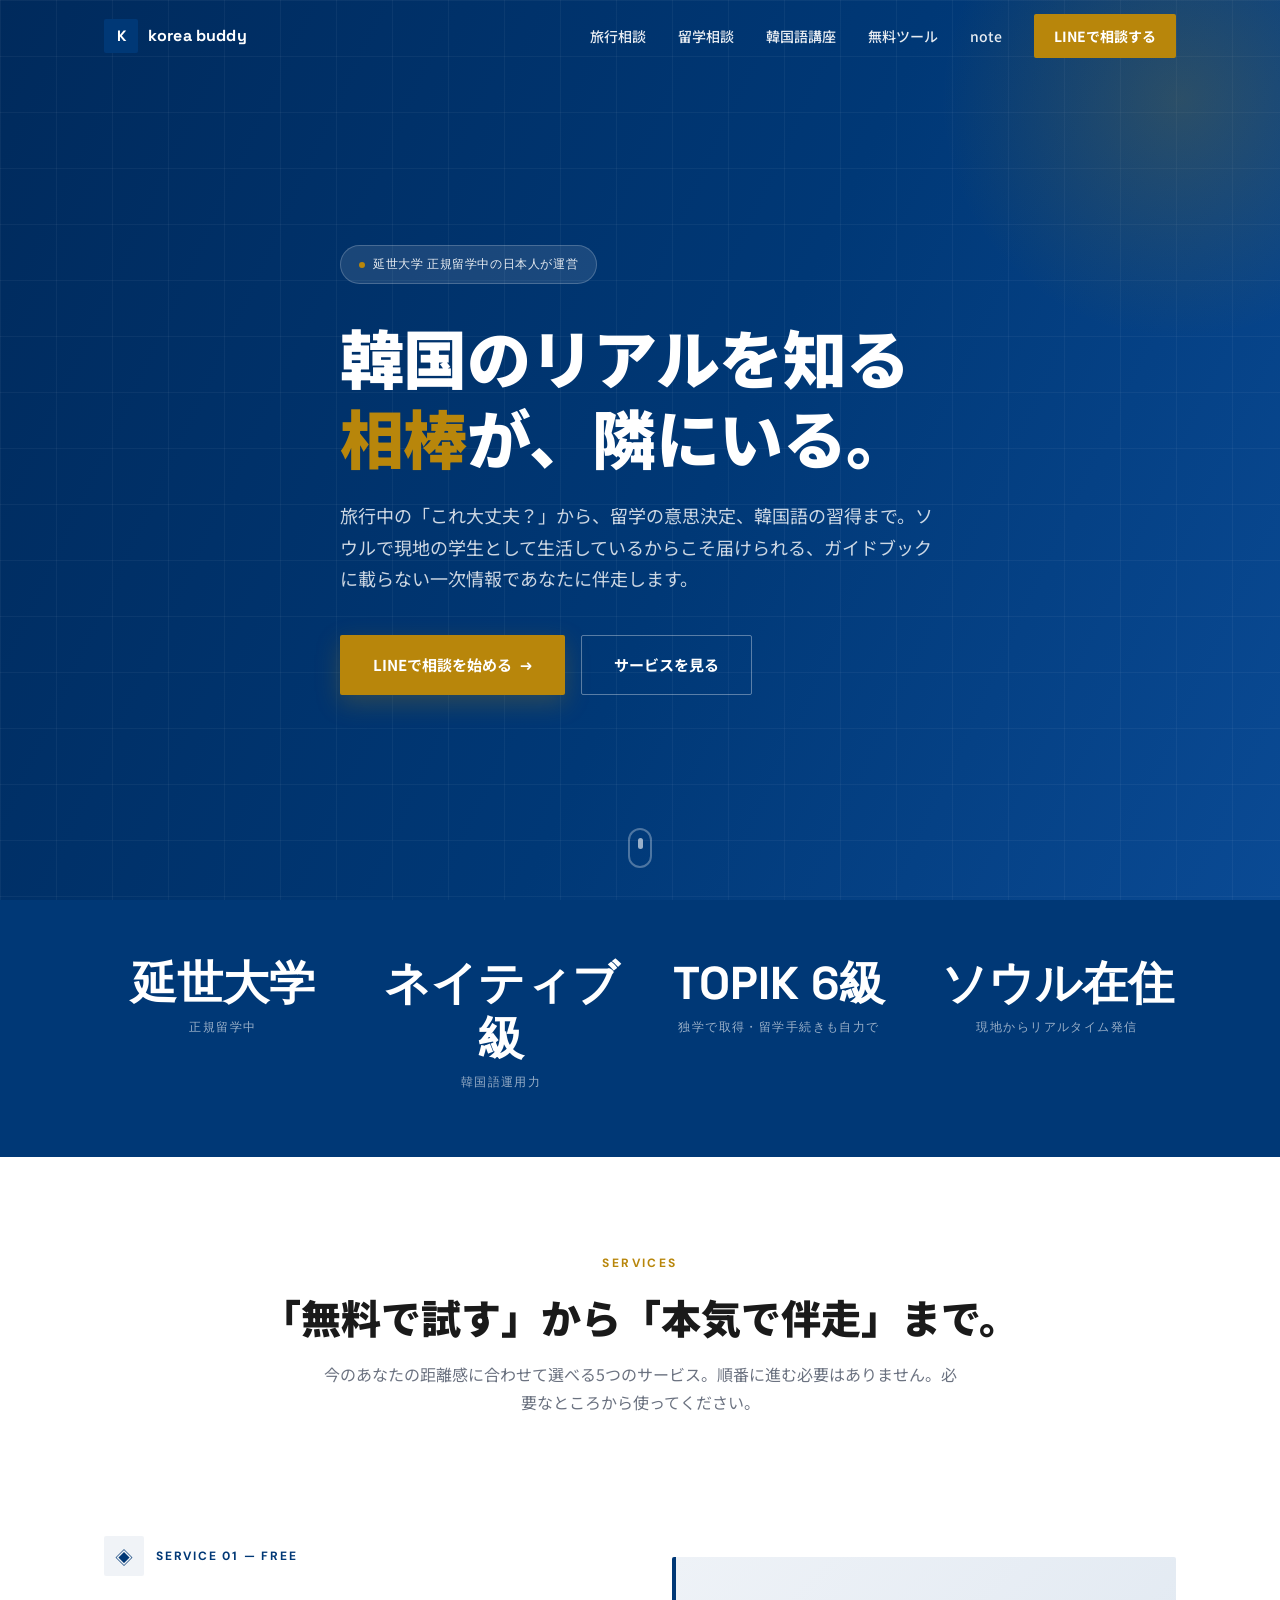
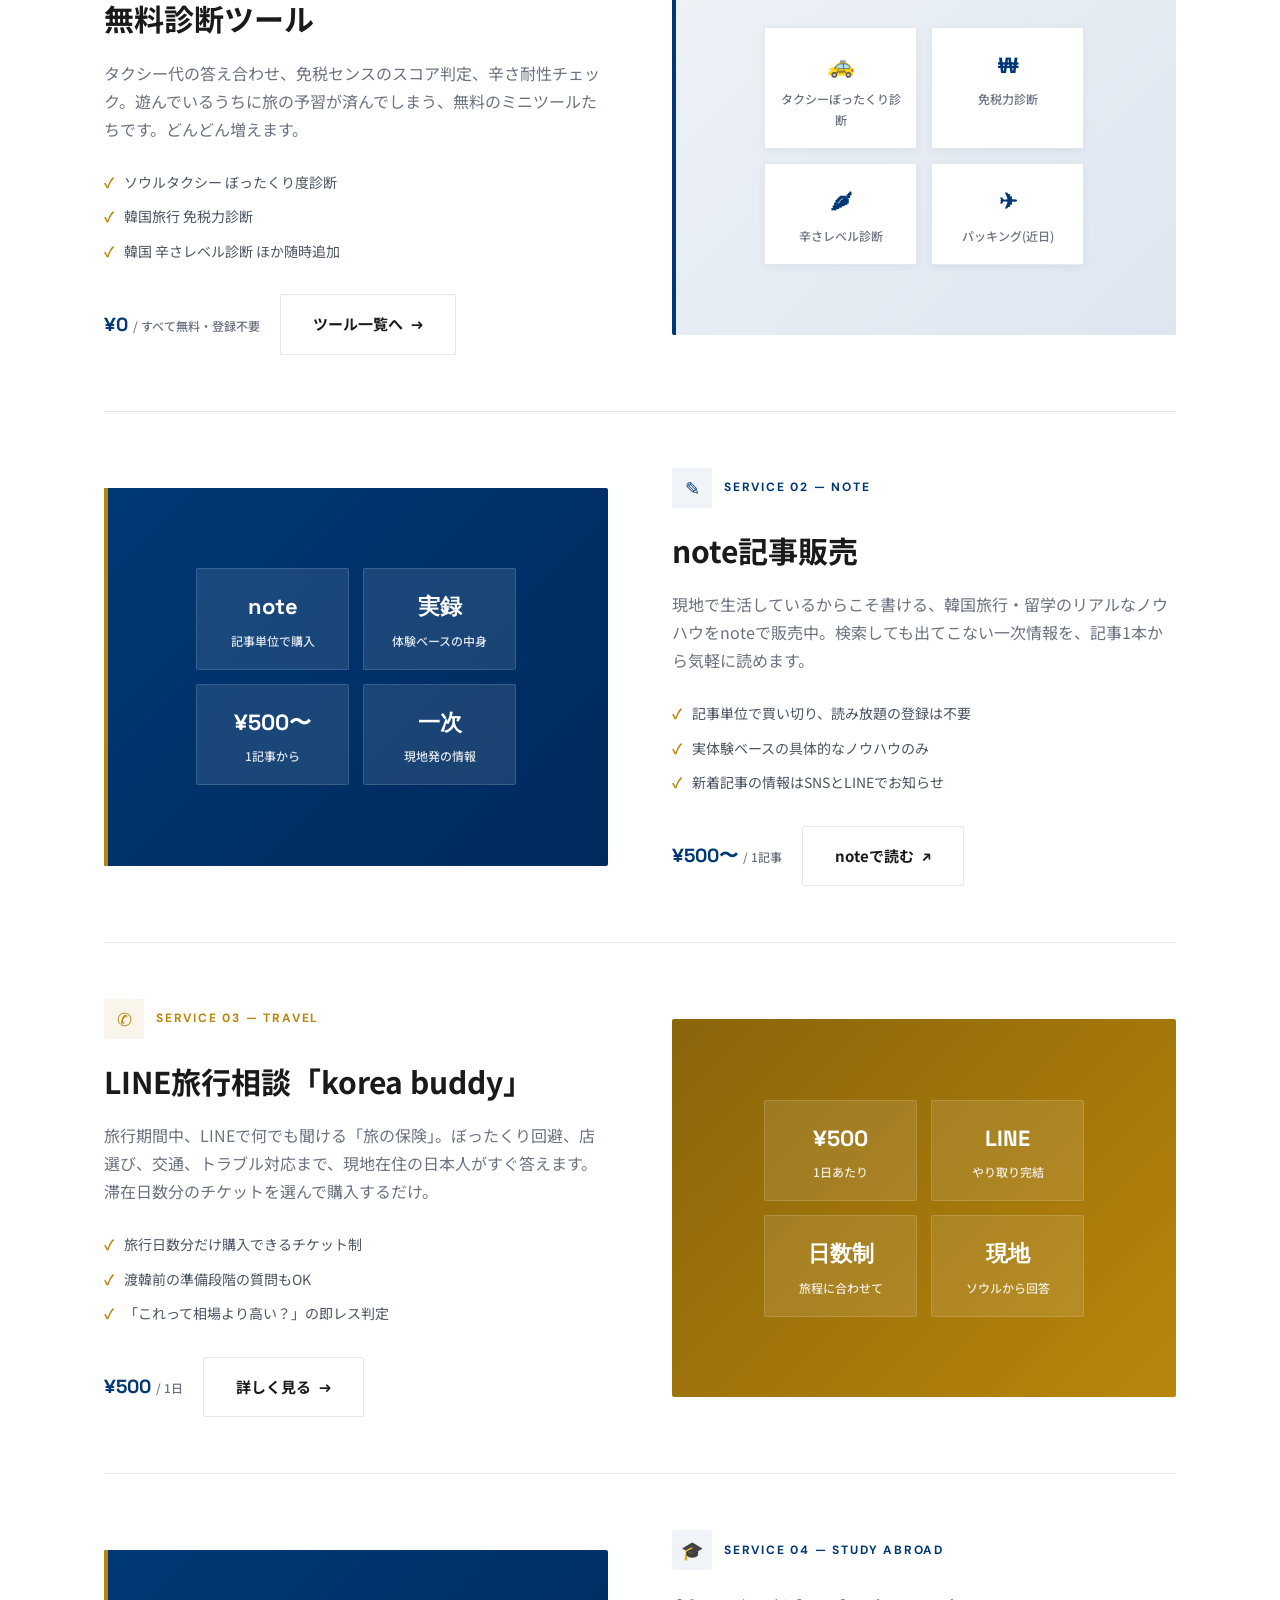
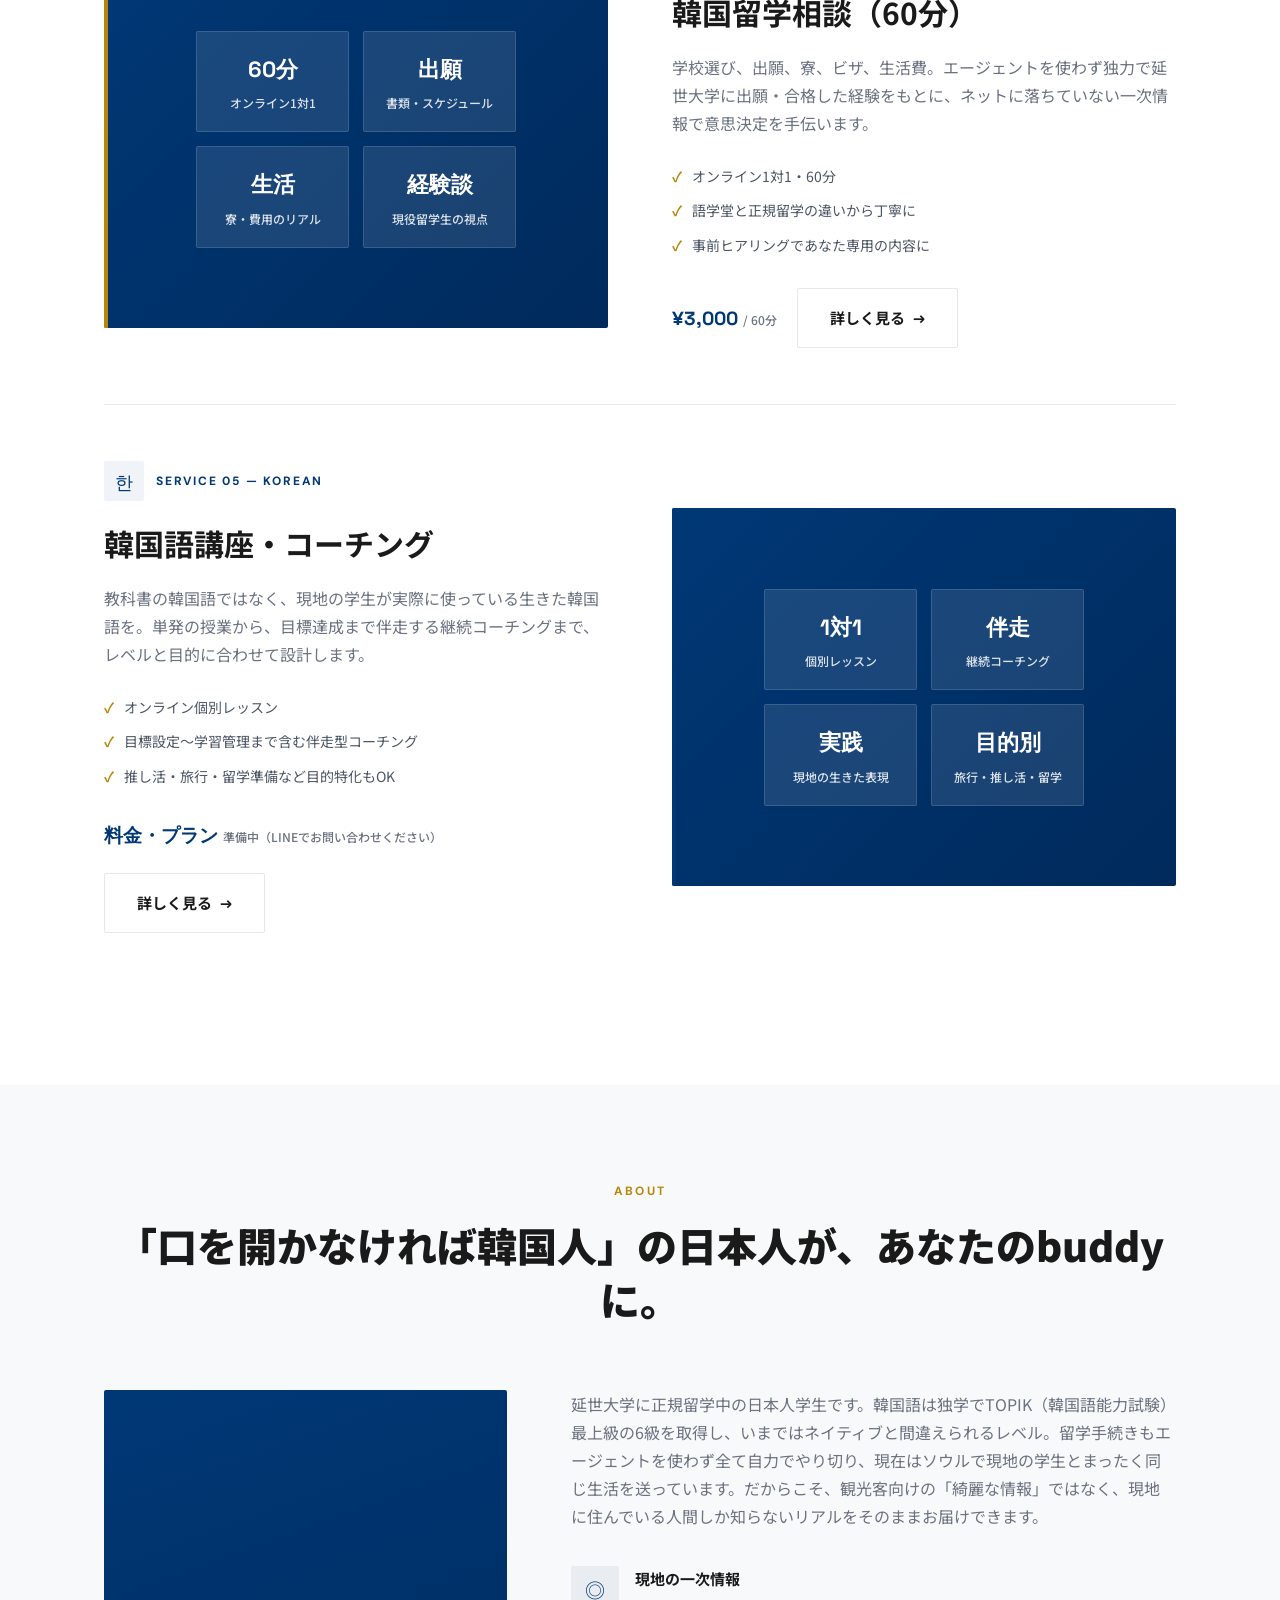
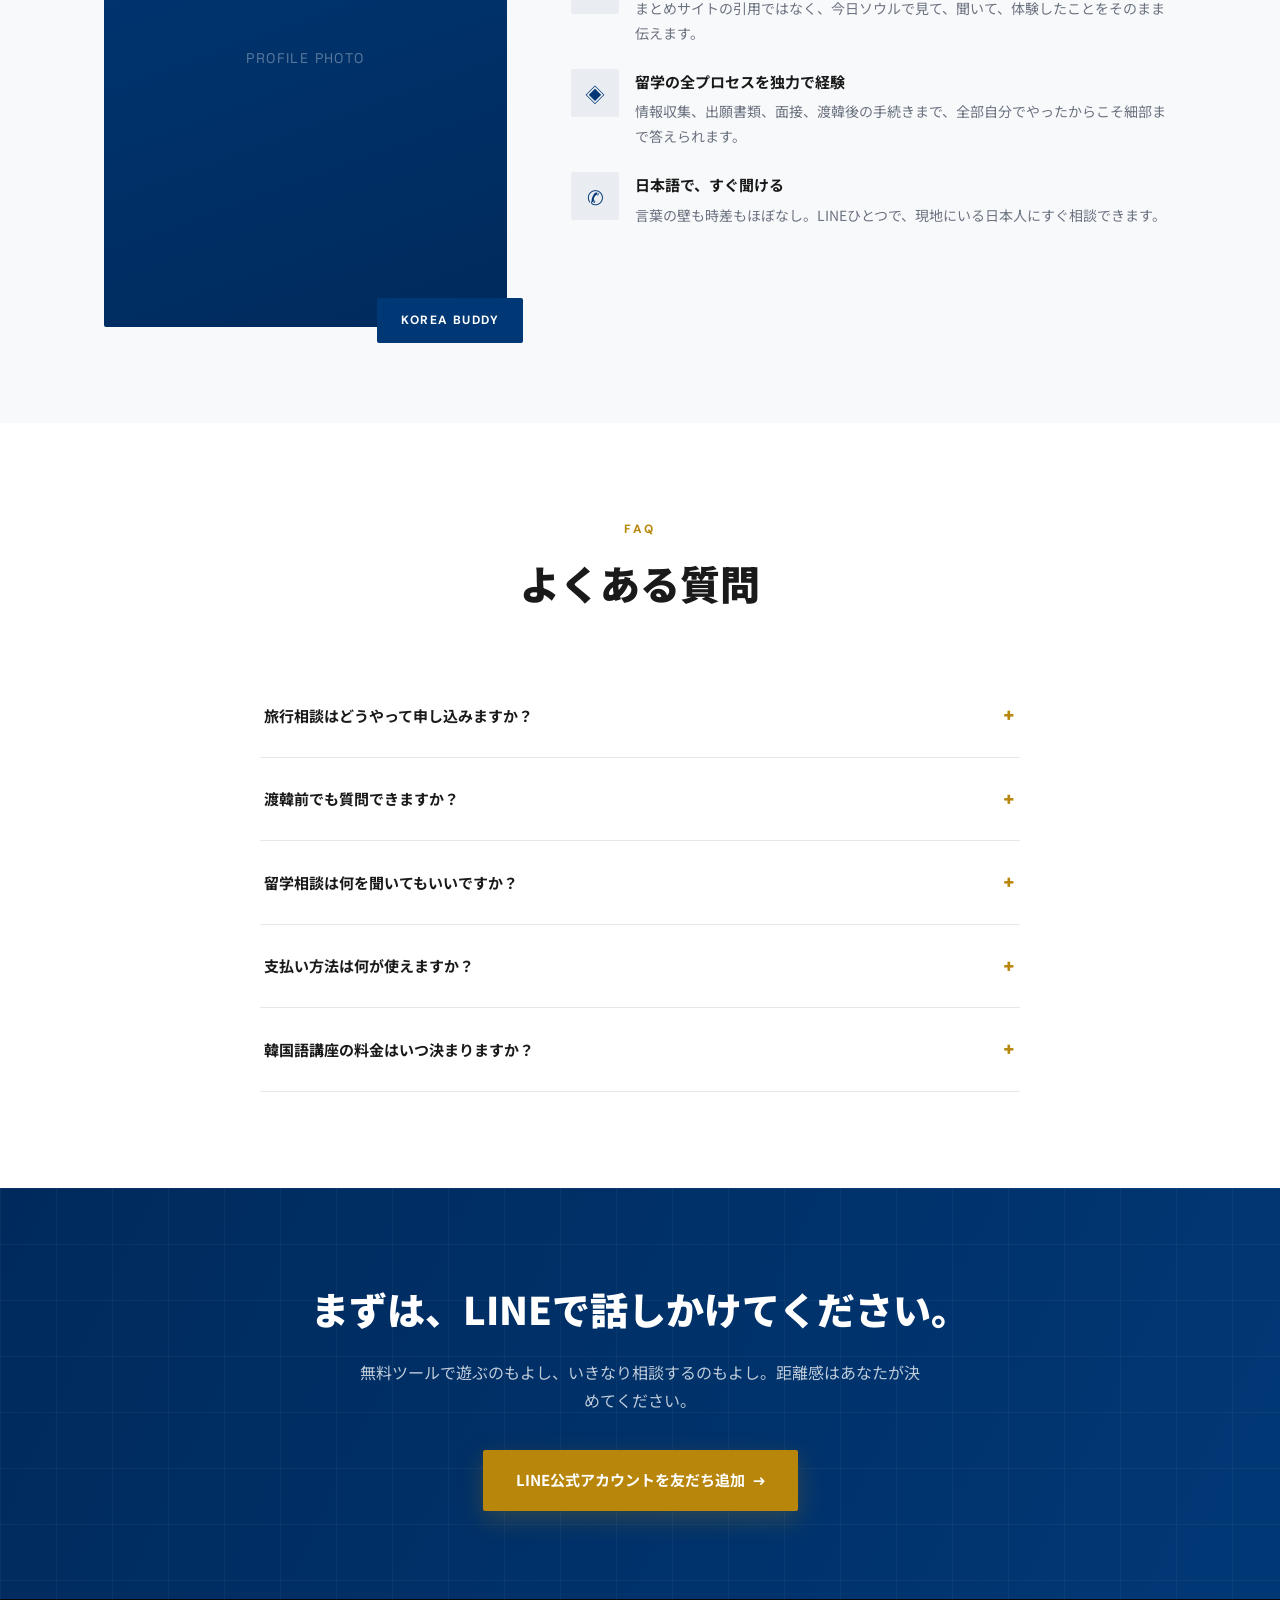
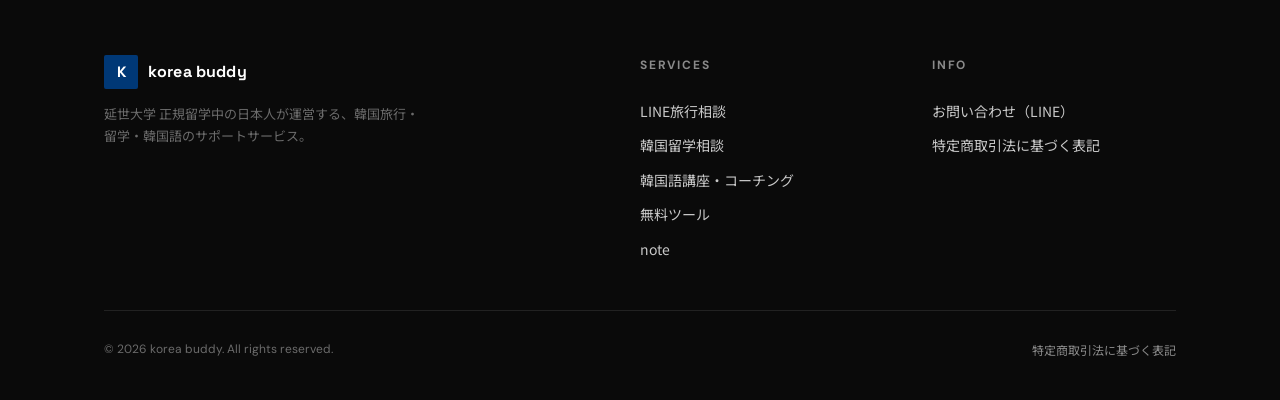
<file: index.html>
<!DOCTYPE html>
<html lang="ja">
<head>
<meta charset="UTF-8">
<meta name="viewport" content="width=device-width, initial-scale=1.0">
<title>korea buddy | 延世大生が伴走する、韓国旅行・留学・韓国語のパートナー</title>
<meta name="description" content="延世大学に正規留学中の日本人が運営する韓国サポートサービス。旅行中のLINE相談、留学相談、韓国語講座・コーチングまで、現地のリアルな視点で伴走します。">
<link rel="preconnect" href="https://fonts.googleapis.com">
<link rel="preconnect" href="https://fonts.gstatic.com" crossorigin>
<link href="https://fonts.googleapis.com/css2?family=Noto+Sans+JP:wght@400;500;700;900&family=Space+Grotesk:wght@500;700&family=DM+Sans:wght@400;500;700&display=swap" rel="stylesheet">
<link rel="stylesheet" href="style.css">
</head>
<body>

<nav class="nav top-transparent">
  <div class="container nav-inner">
    <a href="index.html" class="nav-logo">
      <span class="mark">K</span>
      <span class="name">korea buddy</span>
    </a>
    <div class="nav-links">
      <a href="travel.html">旅行相談</a>
      <a href="ryugaku.html">留学相談</a>
      <a href="korean.html">韓国語講座</a>
      <a href="tools.html">無料ツール</a>
      <a href="https://note.com/korea_buddy_jp" target="_blank" rel="noopener">note</a>
      <a href="https://lin.ee/tk860H2" class="nav-cta">LINEで相談する</a>
    </div>
    <button class="nav-toggle" aria-label="メニュー" aria-expanded="false">
      <span></span><span></span><span></span>
    </button>
  </div>
  <div class="nav-mobile">
    <a href="travel.html">旅行相談</a>
    <a href="ryugaku.html">留学相談</a>
    <a href="korean.html">韓国語講座</a>
    <a href="tools.html">無料ツール</a>
    <a href="https://note.com/korea_buddy_jp" target="_blank" rel="noopener">note</a>
    <a href="https://lin.ee/tk860H2" class="nav-cta">LINEで相談する</a>
  </div>
</nav>

<header class="hero">
  <div class="container">
    <div class="hero-inner">
      <div class="hero-badge"><span class="dot"></span>延世大学 正規留学中の日本人が運営</div>
      <h1>韓国のリアルを知る<br><span class="gold">相棒</span>が、隣にいる。</h1>
      <p>旅行中の「これ大丈夫？」から、留学の意思決定、韓国語の習得まで。ソウルで現地の学生として生活しているからこそ届けられる、ガイドブックに載らない一次情報であなたに伴走します。</p>
      <div class="hero-ctas">
        <a href="https://lin.ee/tk860H2" class="btn btn-gold">LINEで相談を始める <span class="arrow">→</span></a>
        <a href="#services" class="btn btn-outline">サービスを見る</a>
      </div>
    </div>
  </div>
  <div class="scroll-hint" aria-hidden="true"></div>
</header>

<section class="stats">
  <div class="container">
    <div class="stats-grid">
      <div class="stat reveal">
        <div class="num">延世大学</div>
        <div class="label">正規留学中</div>
      </div>
      <div class="stat reveal">
        <div class="num">ネイティブ級</div>
        <div class="label">韓国語運用力</div>
      </div>
      <div class="stat reveal">
        <div class="num">TOPIK 6級</div>
        <div class="label">独学で取得・留学手続きも自力で</div>
      </div>
      <div class="stat reveal">
        <div class="num">ソウル在住</div>
        <div class="label">現地からリアルタイム発信</div>
      </div>
    </div>
  </div>
</section>

<section class="section" id="services">
  <div class="container">
    <div class="section-head center reveal">
      <span class="eyebrow">Services</span>
      <h2 class="section-title">「無料で試す」から「本気で伴走」まで。</h2>
      <p class="section-sub">今のあなたの距離感に合わせて選べる5つのサービス。順番に進む必要はありません。必要なところから使ってください。</p>
    </div>

    <div class="service-row reveal">
      <div>
        <div class="service-num">
          <div class="icon-box">◈</div>
          <span class="tag">Service 01 — Free</span>
        </div>
        <h3>無料診断ツール</h3>
        <p class="desc">タクシー代の答え合わせ、免税センスのスコア判定、辛さ耐性チェック。遊んでいるうちに旅の予習が済んでしまう、無料のミニツールたちです。どんどん増えます。</p>
        <ul class="features">
          <li><span class="check">✓</span>ソウルタクシー ぼったくり度診断</li>
          <li><span class="check">✓</span>韓国旅行 免税力診断</li>
          <li><span class="check">✓</span>韓国 辛さレベル診断 ほか随時追加</li>
        </ul>
        <div class="service-price-row">
          <span class="service-price">¥0 <small>/ すべて無料・登録不要</small></span>
          <a href="tools.html" class="btn btn-outline-dark">ツール一覧へ <span class="arrow">→</span></a>
        </div>
      </div>
      <div class="service-visual v-light">
        <span class="accent-bar"></span>
        <div class="visual-grid">
          <div class="cell"><span class="big">🚕</span>タクシーぼったくり診断</div>
          <div class="cell"><span class="big">₩</span>免税力診断</div>
          <div class="cell"><span class="big">🌶</span>辛さレベル診断</div>
          <div class="cell"><span class="big">✈</span>パッキング(近日)</div>
        </div>
      </div>
    </div>

    <div class="service-row flip reveal">
      <div>
        <div class="service-num">
          <div class="icon-box">✎</div>
          <span class="tag">Service 02 — Note</span>
        </div>
        <h3>note記事販売</h3>
        <p class="desc">現地で生活しているからこそ書ける、韓国旅行・留学のリアルなノウハウをnoteで販売中。検索しても出てこない一次情報を、記事1本から気軽に読めます。</p>
        <ul class="features">
          <li><span class="check">✓</span>記事単位で買い切り、読み放題の登録は不要</li>
          <li><span class="check">✓</span>実体験ベースの具体的なノウハウのみ</li>
          <li><span class="check">✓</span>新着記事の情報はSNSとLINEでお知らせ</li>
        </ul>
        <div class="service-price-row">
          <span class="service-price">¥500〜 <small>/ 1記事</small></span>
          <a href="https://note.com/korea_buddy_jp" target="_blank" rel="noopener" class="btn btn-outline-dark">noteで読む <span class="arrow">↗</span></a>
        </div>
      </div>
      <div class="service-visual v-blue">
        <span class="accent-bar" style="background:var(--gold);"></span>
        <div class="visual-grid">
          <div class="cell"><span class="big">note</span>記事単位で購入</div>
          <div class="cell"><span class="big">実録</span>体験ベースの中身</div>
          <div class="cell"><span class="big">¥500〜</span>1記事から</div>
          <div class="cell"><span class="big">一次</span>現地発の情報</div>
        </div>
      </div>
    </div>

    <div class="service-row gold-accent reveal">
      <div>
        <div class="service-num">
          <div class="icon-box">✆</div>
          <span class="tag">Service 03 — Travel</span>
        </div>
        <h3>LINE旅行相談「korea buddy」</h3>
        <p class="desc">旅行期間中、LINEで何でも聞ける「旅の保険」。ぼったくり回避、店選び、交通、トラブル対応まで、現地在住の日本人がすぐ答えます。滞在日数分のチケットを選んで購入するだけ。</p>
        <ul class="features">
          <li><span class="check">✓</span>旅行日数分だけ購入できるチケット制</li>
          <li><span class="check">✓</span>渡韓前の準備段階の質問もOK</li>
          <li><span class="check">✓</span>「これって相場より高い？」の即レス判定</li>
        </ul>
        <div class="service-price-row">
          <span class="service-price">¥500 <small>/ 1日</small></span>
          <a href="travel.html" class="btn btn-outline-dark">詳しく見る <span class="arrow">→</span></a>
        </div>
      </div>
      <div class="service-visual v-gold">
        <div class="visual-grid">
          <div class="cell"><span class="big">¥500</span>1日あたり</div>
          <div class="cell"><span class="big">LINE</span>やり取り完結</div>
          <div class="cell"><span class="big">日数制</span>旅程に合わせて</div>
          <div class="cell"><span class="big">現地</span>ソウルから回答</div>
        </div>
      </div>
    </div>

    <div class="service-row flip reveal">
      <div>
        <div class="service-num">
          <div class="icon-box">🎓</div>
          <span class="tag">Service 04 — Study Abroad</span>
        </div>
        <h3>韓国留学相談（60分）</h3>
        <p class="desc">学校選び、出願、寮、ビザ、生活費。エージェントを使わず独力で延世大学に出願・合格した経験をもとに、ネットに落ちていない一次情報で意思決定を手伝います。</p>
        <ul class="features">
          <li><span class="check">✓</span>オンライン1対1・60分</li>
          <li><span class="check">✓</span>語学堂と正規留学の違いから丁寧に</li>
          <li><span class="check">✓</span>事前ヒアリングであなた専用の内容に</li>
        </ul>
        <div class="service-price-row">
          <span class="service-price">¥3,000 <small>/ 60分</small></span>
          <a href="ryugaku.html" class="btn btn-outline-dark">詳しく見る <span class="arrow">→</span></a>
        </div>
      </div>
      <div class="service-visual v-blue">
        <span class="accent-bar" style="background:var(--gold);"></span>
        <div class="visual-grid">
          <div class="cell"><span class="big">60分</span>オンライン1対1</div>
          <div class="cell"><span class="big">出願</span>書類・スケジュール</div>
          <div class="cell"><span class="big">生活</span>寮・費用のリアル</div>
          <div class="cell"><span class="big">経験談</span>現役留学生の視点</div>
        </div>
      </div>
    </div>

    <div class="service-row reveal">
      <div>
        <div class="service-num">
          <div class="icon-box">한</div>
          <span class="tag">Service 05 — Korean</span>
        </div>
        <h3>韓国語講座・コーチング</h3>
        <p class="desc">教科書の韓国語ではなく、現地の学生が実際に使っている生きた韓国語を。単発の授業から、目標達成まで伴走する継続コーチングまで、レベルと目的に合わせて設計します。</p>
        <ul class="features">
          <li><span class="check">✓</span>オンライン個別レッスン</li>
          <li><span class="check">✓</span>目標設定〜学習管理まで含む伴走型コーチング</li>
          <li><span class="check">✓</span>推し活・旅行・留学準備など目的特化もOK</li>
        </ul>
        <div class="service-price-row">
          <span class="service-price">料金・プラン <small>準備中（LINEでお問い合わせください）</small></span>
          <a href="korean.html" class="btn btn-outline-dark">詳しく見る <span class="arrow">→</span></a>
        </div>
      </div>
      <div class="service-visual v-blue">
        <span class="accent-bar"></span>
        <div class="visual-grid">
          <div class="cell"><span class="big">1対1</span>個別レッスン</div>
          <div class="cell"><span class="big">伴走</span>継続コーチング</div>
          <div class="cell"><span class="big">実践</span>現地の生きた表現</div>
          <div class="cell"><span class="big">目的別</span>旅行・推し活・留学</div>
        </div>
      </div>
    </div>
  </div>
</section>

<section class="section alt" id="about">
  <div class="container">
    <div class="section-head center reveal">
      <span class="eyebrow">About</span>
      <h2 class="section-title">「口を開かなければ韓国人」の日本人が、あなたのbuddyに。</h2>
    </div>
    <div class="profile-grid reveal">
      <div class="profile-photo">
        PROFILE PHOTO
        <span class="name-plate">korea buddy</span>
      </div>
      <div>
        <p style="color:var(--gray);">
          延世大学に正規留学中の日本人学生です。韓国語は独学でTOPIK（韓国語能力試験）最上級の6級を取得し、いまではネイティブと間違えられるレベル。留学手続きもエージェントを使わず全て自力でやり切り、現在はソウルで現地の学生とまったく同じ生活を送っています。だからこそ、観光客向けの「綺麗な情報」ではなく、現地に住んでいる人間しか知らないリアルをそのままお届けできます。
        </p>
        <div class="profile-points">
          <div class="profile-point">
            <div class="icon-box">◎</div>
            <div>
              <h4>現地の一次情報</h4>
              <p>まとめサイトの引用ではなく、今日ソウルで見て、聞いて、体験したことをそのまま伝えます。</p>
            </div>
          </div>
          <div class="profile-point">
            <div class="icon-box">◈</div>
            <div>
              <h4>留学の全プロセスを独力で経験</h4>
              <p>情報収集、出願書類、面接、渡韓後の手続きまで、全部自分でやったからこそ細部まで答えられます。</p>
            </div>
          </div>
          <div class="profile-point">
            <div class="icon-box">✆</div>
            <div>
              <h4>日本語で、すぐ聞ける</h4>
              <p>言葉の壁も時差もほぼなし。LINEひとつで、現地にいる日本人にすぐ相談できます。</p>
            </div>
          </div>
        </div>
      </div>
    </div>
  </div>
</section>

<section class="section" id="faq">
  <div class="container">
    <div class="section-head center reveal">
      <span class="eyebrow">FAQ</span>
      <h2 class="section-title">よくある質問</h2>
    </div>
    <div class="faq reveal">
      <details class="faq-item">
        <summary>旅行相談はどうやって申し込みますか？</summary>
        <div class="faq-a">旅行相談ページの購入ボタンから、旅行日数分のチケットをクレジットカードで決済するだけです。決済後、LINEを友だち追加してお名前を送っていただければ、すぐに質問を始められます。</div>
      </details>
      <details class="faq-item">
        <summary>渡韓前でも質問できますか？</summary>
        <div class="faq-a">はい。チケット期間中であれば、渡韓前の準備（持ち物、両替、交通手段の予約など）についての質問も歓迎です。</div>
      </details>
      <details class="faq-item">
        <summary>留学相談は何を聞いてもいいですか？</summary>
        <div class="faq-a">学校選び、語学堂と正規留学の違い、出願書類、費用、寮、現地の生活など、留学に関することなら何でも大丈夫です。事前に簡単なヒアリングを行い、60分をあなたの状況に合わせた内容にします。</div>
      </details>
      <details class="faq-item">
        <summary>支払い方法は何が使えますか？</summary>
        <div class="faq-a">クレジットカード決済に対応しています。各サービスページの購入ボタンから、そのままお支払いいただけます。</div>
      </details>
      <details class="faq-item">
        <summary>韓国語講座の料金はいつ決まりますか？</summary>
        <div class="faq-a">現在プランを準備中です。先行して興味がある方は、LINEで「講座」とメッセージをいただければ、決まり次第優先的にご案内します。</div>
      </details>
    </div>
  </div>
</section>

<section class="cta-band">
  <div class="container">
    <h2 class="reveal">まずは、LINEで話しかけてください。</h2>
    <p class="reveal">無料ツールで遊ぶのもよし、いきなり相談するのもよし。距離感はあなたが決めてください。</p>
    <a href="https://lin.ee/tk860H2" class="btn btn-gold reveal">LINE公式アカウントを友だち追加 <span class="arrow">→</span></a>
  </div>
</section>

<footer>
  <div class="container">
    <div class="footer-grid">
      <div class="footer-brand">
        <a href="index.html" class="nav-logo">
          <span class="mark">K</span>
          <span class="name">korea buddy</span>
        </a>
        <p>延世大学 正規留学中の日本人が運営する、韓国旅行・留学・韓国語のサポートサービス。</p>
      </div>
      <div class="footer-col">
        <h4>Services</h4>
        <a href="travel.html">LINE旅行相談</a>
        <a href="ryugaku.html">韓国留学相談</a>
        <a href="korean.html">韓国語講座・コーチング</a>
        <a href="tools.html">無料ツール</a>
        <a href="https://note.com/korea_buddy_jp" target="_blank" rel="noopener">note</a>
      </div>
      <div class="footer-col">
        <h4>Info</h4>
        <a href="https://lin.ee/tk860H2">お問い合わせ（LINE）</a>
        <a href="tokushoho.html">特定商取引法に基づく表記</a>
      </div>
    </div>
    <div class="footer-bottom">
      <p>© 2026 korea buddy. All rights reserved.</p>
      <a href="tokushoho.html">特定商取引法に基づく表記</a>
    </div>
  </div>
</footer>

<script src="script.js"></script>
</body>
</html>
</file>
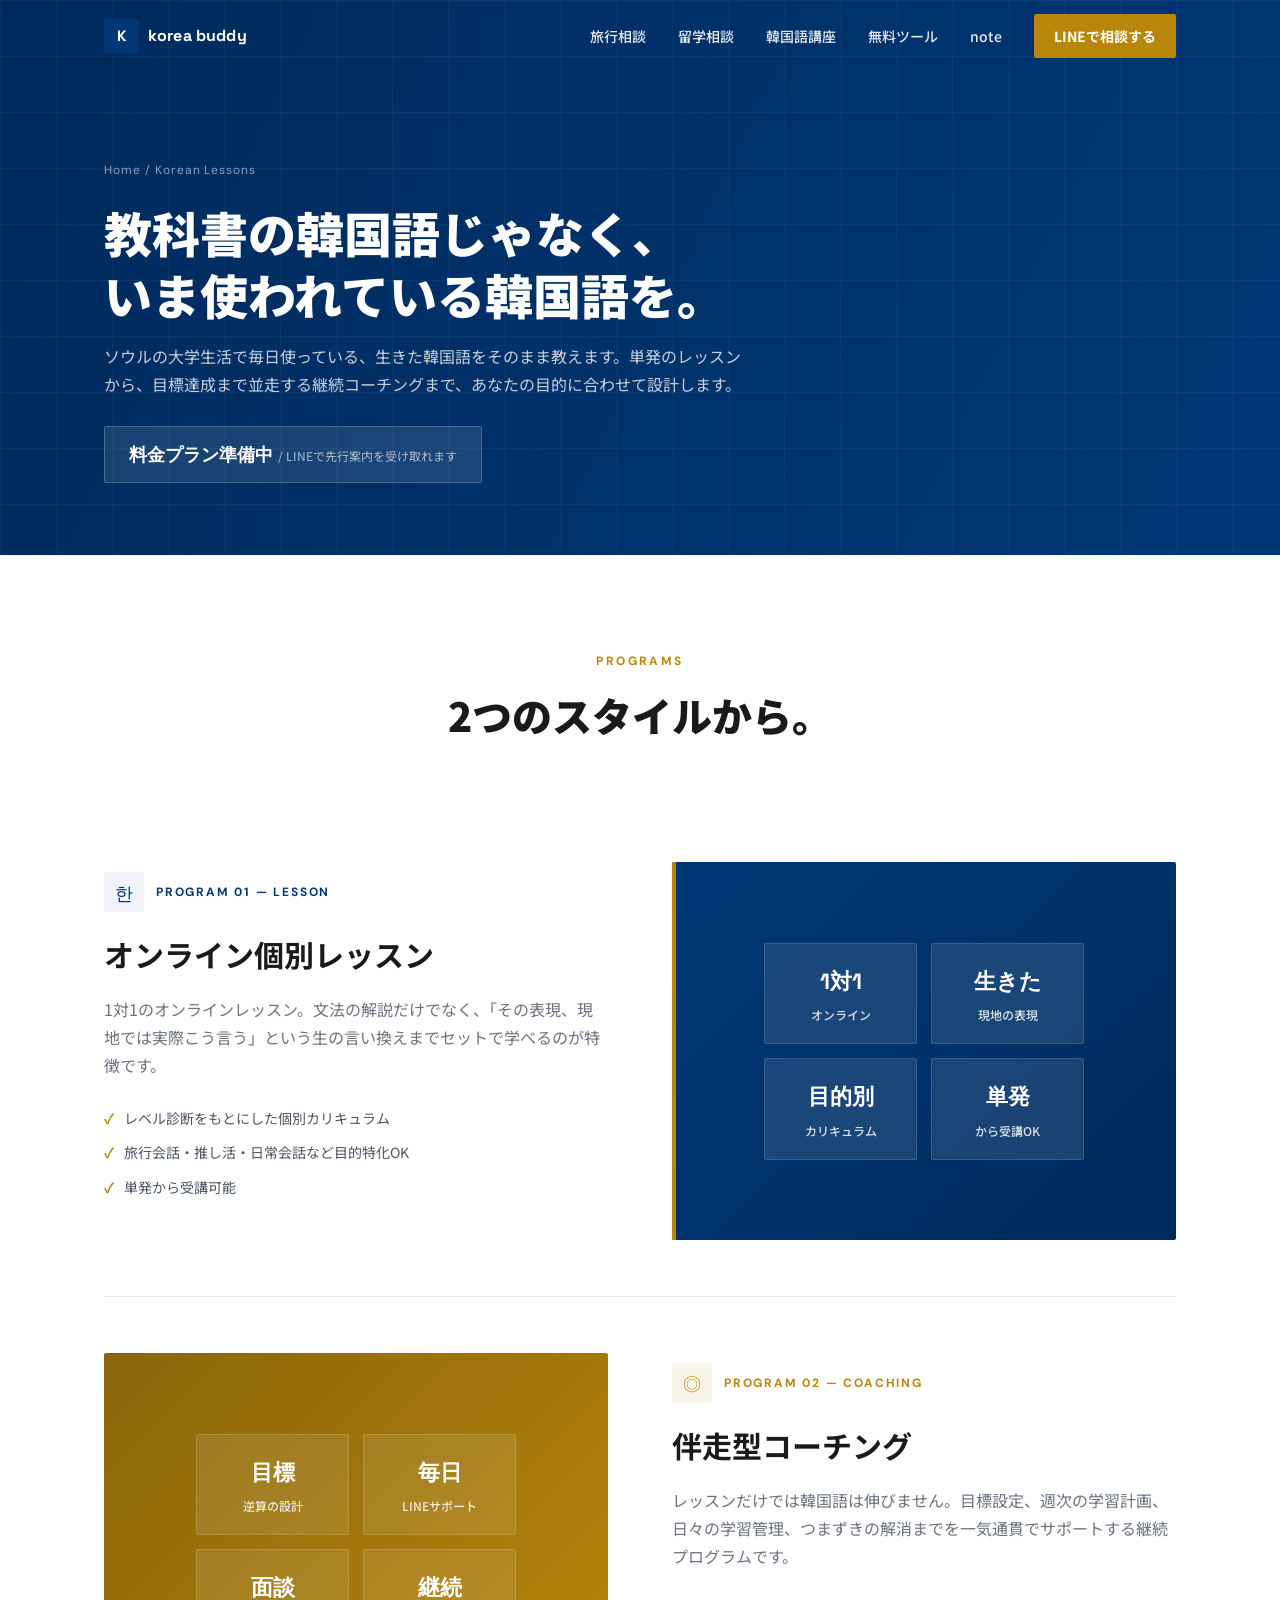
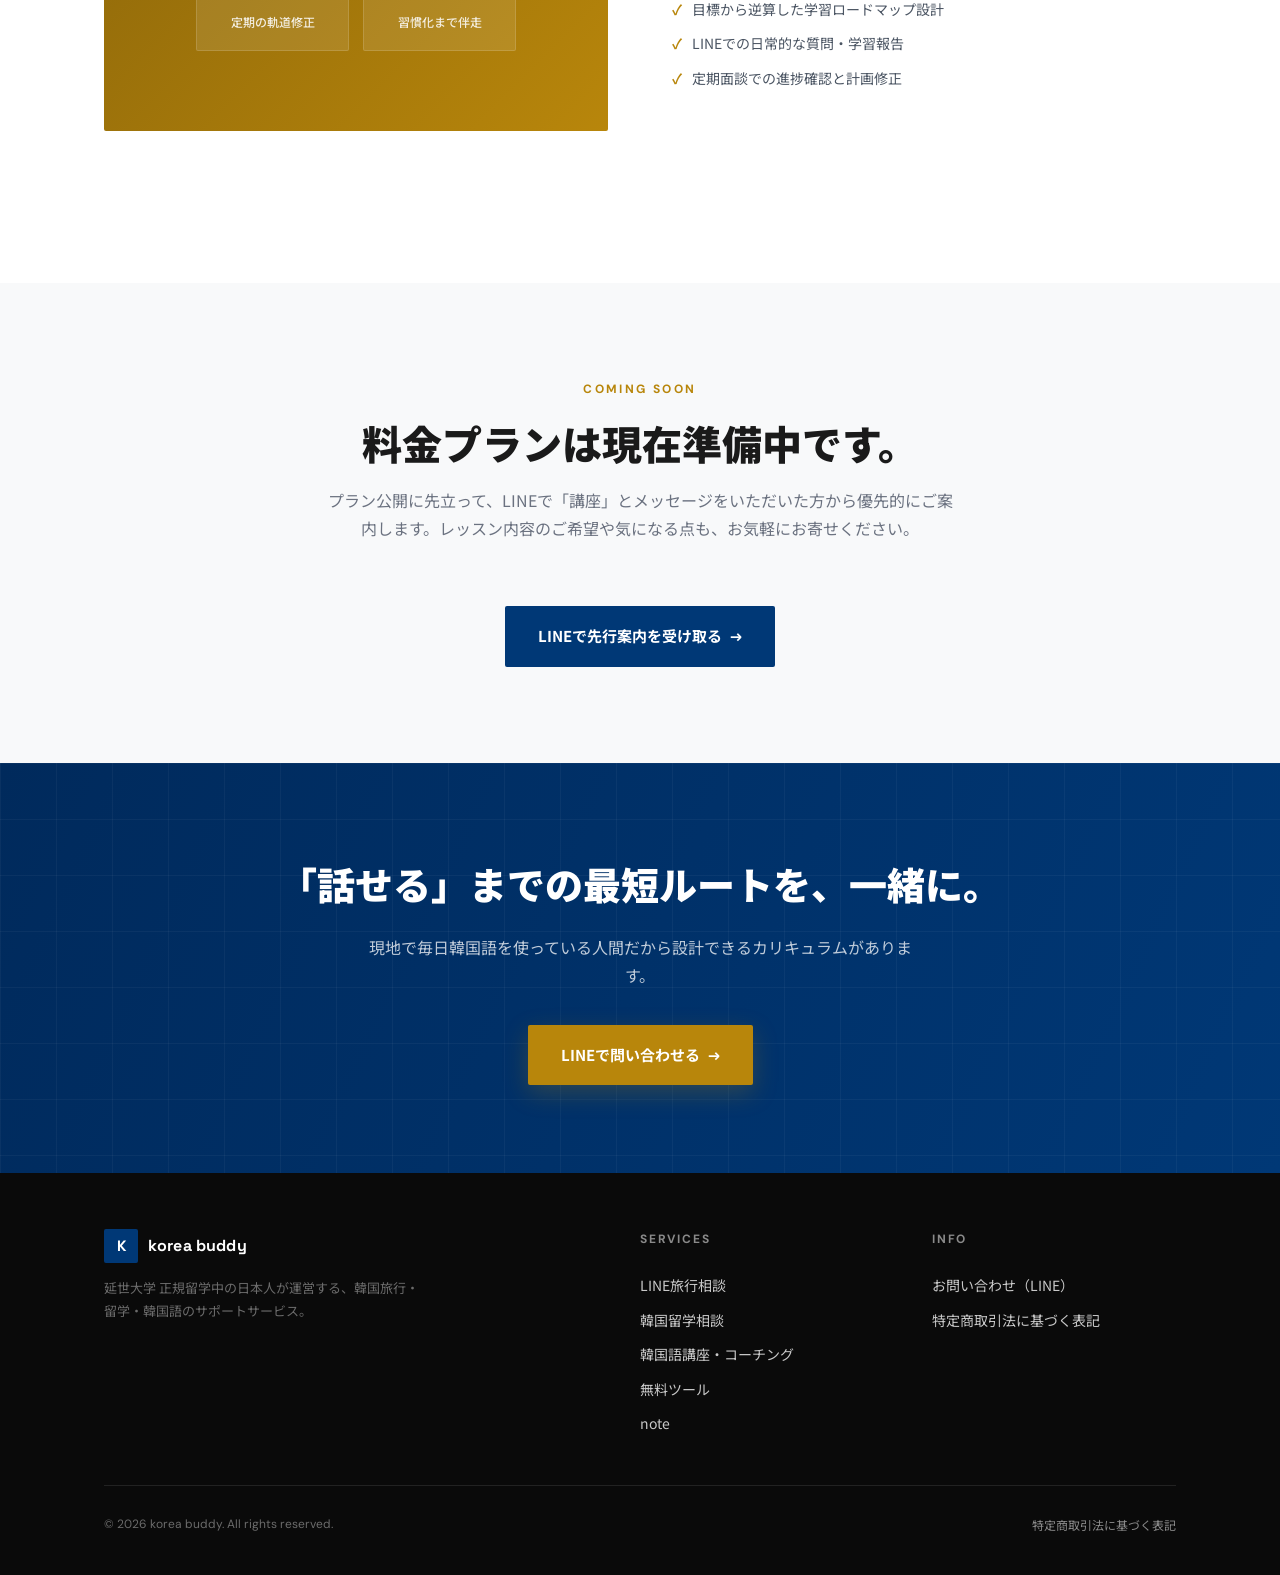
<file: korean.html>
<!DOCTYPE html>
<html lang="ja">
<head>
<meta charset="UTF-8">
<meta name="viewport" content="width=device-width, initial-scale=1.0">
<title>韓国語講座・コーチング | korea buddy</title>
<meta name="description" content="現地の学生が実際に使う生きた韓国語を、オンライン個別レッスンと伴走型コーチングで。旅行・推し活・留学準備など、目的に合わせて設計します。">
<link rel="preconnect" href="https://fonts.googleapis.com">
<link rel="preconnect" href="https://fonts.gstatic.com" crossorigin>
<link href="https://fonts.googleapis.com/css2?family=Noto+Sans+JP:wght@400;500;700;900&family=Space+Grotesk:wght@500;700&family=DM+Sans:wght@400;500;700&display=swap" rel="stylesheet">
<link rel="stylesheet" href="style.css">
</head>
<body>

<nav class="nav top-transparent">
  <div class="container nav-inner">
    <a href="index.html" class="nav-logo">
      <span class="mark">K</span>
      <span class="name">korea buddy</span>
    </a>
    <div class="nav-links">
      <a href="travel.html">旅行相談</a>
      <a href="ryugaku.html">留学相談</a>
      <a href="korean.html">韓国語講座</a>
      <a href="tools.html">無料ツール</a>
      <a href="https://note.com/korea_buddy_jp" target="_blank" rel="noopener">note</a>
      <a href="https://lin.ee/tk860H2" class="nav-cta">LINEで相談する</a>
    </div>
    <button class="nav-toggle" aria-label="メニュー" aria-expanded="false">
      <span></span><span></span><span></span>
    </button>
  </div>
  <div class="nav-mobile">
    <a href="travel.html">旅行相談</a>
    <a href="ryugaku.html">留学相談</a>
    <a href="korean.html">韓国語講座</a>
    <a href="tools.html">無料ツール</a>
    <a href="https://note.com/korea_buddy_jp" target="_blank" rel="noopener">note</a>
    <a href="https://lin.ee/tk860H2" class="nav-cta">LINEで相談する</a>
  </div>
</nav>

<header class="page-hero">
  <div class="container">
    <span class="crumb"><a href="index.html">Home</a> / Korean Lessons</span>
    <h1>教科書の韓国語じゃなく、<br>いま使われている韓国語を。</h1>
    <p>ソウルの大学生活で毎日使っている、生きた韓国語をそのまま教えます。単発のレッスンから、目標達成まで並走する継続コーチングまで、あなたの目的に合わせて設計します。</p>
    <span class="price-inline">料金プラン準備中 <small>/ LINEで先行案内を受け取れます</small></span>
  </div>
</header>

<section class="section">
  <div class="container">
    <div class="section-head center reveal">
      <span class="eyebrow">Programs</span>
      <h2 class="section-title">2つのスタイルから。</h2>
    </div>
    <div class="service-row reveal">
      <div>
        <div class="service-num">
          <div class="icon-box">한</div>
          <span class="tag">Program 01 — Lesson</span>
        </div>
        <h3>オンライン個別レッスン</h3>
        <p class="desc">1対1のオンラインレッスン。文法の解説だけでなく、「その表現、現地では実際こう言う」という生の言い換えまでセットで学べるのが特徴です。</p>
        <ul class="features">
          <li><span class="check">✓</span>レベル診断をもとにした個別カリキュラム</li>
          <li><span class="check">✓</span>旅行会話・推し活・日常会話など目的特化OK</li>
          <li><span class="check">✓</span>単発から受講可能</li>
        </ul>
      </div>
      <div class="service-visual v-blue">
        <span class="accent-bar" style="background:var(--gold);"></span>
        <div class="visual-grid">
          <div class="cell"><span class="big">1対1</span>オンライン</div>
          <div class="cell"><span class="big">生きた</span>現地の表現</div>
          <div class="cell"><span class="big">目的別</span>カリキュラム</div>
          <div class="cell"><span class="big">単発</span>から受講OK</div>
        </div>
      </div>
    </div>
    <div class="service-row flip gold-accent reveal">
      <div>
        <div class="service-num">
          <div class="icon-box">◎</div>
          <span class="tag">Program 02 — Coaching</span>
        </div>
        <h3>伴走型コーチング</h3>
        <p class="desc">レッスンだけでは韓国語は伸びません。目標設定、週次の学習計画、日々の学習管理、つまずきの解消までを一気通貫でサポートする継続プログラムです。</p>
        <ul class="features">
          <li><span class="check">✓</span>目標から逆算した学習ロードマップ設計</li>
          <li><span class="check">✓</span>LINEでの日常的な質問・学習報告</li>
          <li><span class="check">✓</span>定期面談での進捗確認と計画修正</li>
        </ul>
      </div>
      <div class="service-visual v-gold">
        <div class="visual-grid">
          <div class="cell"><span class="big">目標</span>逆算の設計</div>
          <div class="cell"><span class="big">毎日</span>LINEサポート</div>
          <div class="cell"><span class="big">面談</span>定期の軌道修正</div>
          <div class="cell"><span class="big">継続</span>習慣化まで伴走</div>
        </div>
      </div>
    </div>
  </div>
</section>

<section class="section alt">
  <div class="container">
    <div class="section-head center reveal">
      <span class="eyebrow">Coming soon</span>
      <h2 class="section-title">料金プランは現在準備中です。</h2>
      <p class="section-sub">プラン公開に先立って、LINEで「講座」とメッセージをいただいた方から優先的にご案内します。レッスン内容のご希望や気になる点も、お気軽にお寄せください。</p>
    </div>
    <div class="center reveal">
      <a href="https://lin.ee/tk860H2" class="btn btn-blue">LINEで先行案内を受け取る <span class="arrow">→</span></a>
    </div>
  </div>
</section>

<section class="cta-band">
  <div class="container">
    <h2 class="reveal">「話せる」までの最短ルートを、一緒に。</h2>
    <p class="reveal">現地で毎日韓国語を使っている人間だから設計できるカリキュラムがあります。</p>
    <a href="https://lin.ee/tk860H2" class="btn btn-gold reveal">LINEで問い合わせる <span class="arrow">→</span></a>
  </div>
</section>

<footer>
  <div class="container">
    <div class="footer-grid">
      <div class="footer-brand">
        <a href="index.html" class="nav-logo">
          <span class="mark">K</span>
          <span class="name">korea buddy</span>
        </a>
        <p>延世大学 正規留学中の日本人が運営する、韓国旅行・留学・韓国語のサポートサービス。</p>
      </div>
      <div class="footer-col">
        <h4>Services</h4>
        <a href="travel.html">LINE旅行相談</a>
        <a href="ryugaku.html">韓国留学相談</a>
        <a href="korean.html">韓国語講座・コーチング</a>
        <a href="tools.html">無料ツール</a>
        <a href="https://note.com/korea_buddy_jp" target="_blank" rel="noopener">note</a>
      </div>
      <div class="footer-col">
        <h4>Info</h4>
        <a href="https://lin.ee/tk860H2">お問い合わせ（LINE）</a>
        <a href="tokushoho.html">特定商取引法に基づく表記</a>
      </div>
    </div>
    <div class="footer-bottom">
      <p>© 2026 korea buddy. All rights reserved.</p>
      <a href="tokushoho.html">特定商取引法に基づく表記</a>
    </div>
  </div>
</footer>

<script src="script.js"></script>
</body>
</html>
</file>
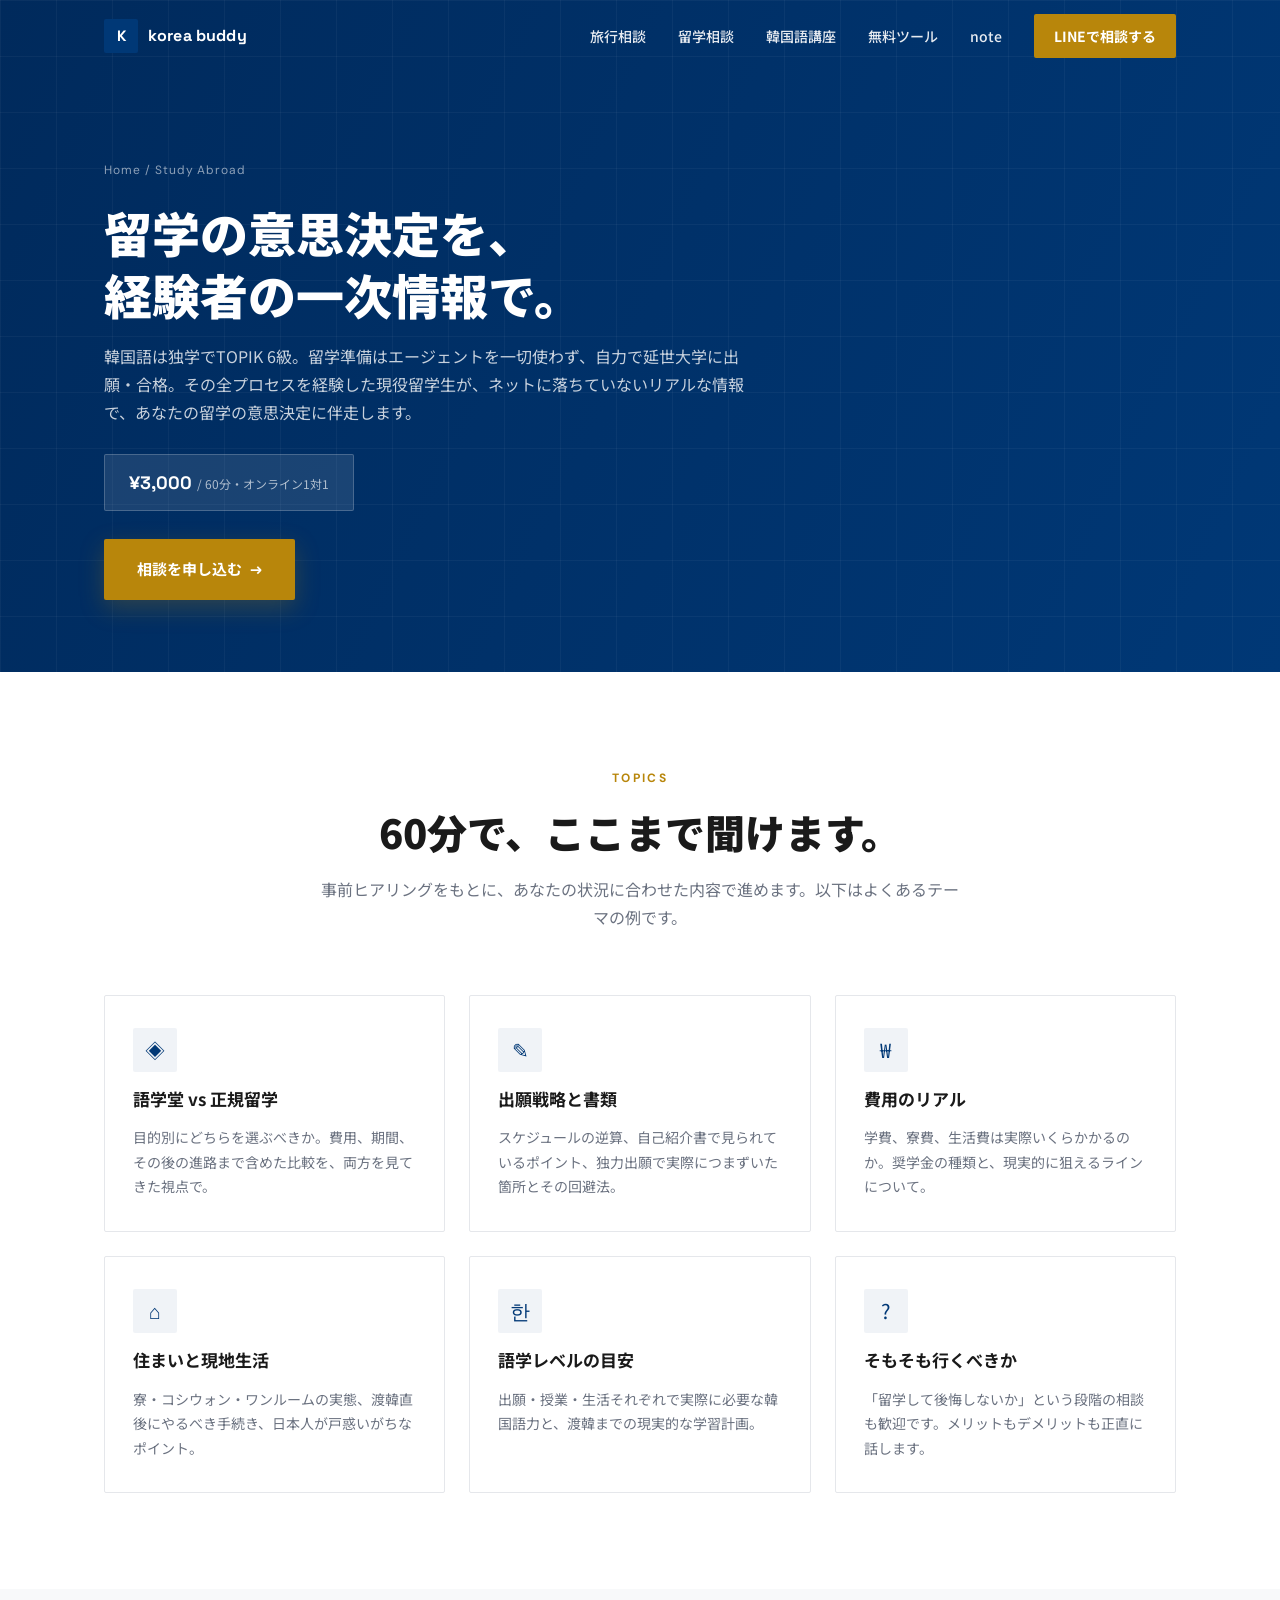
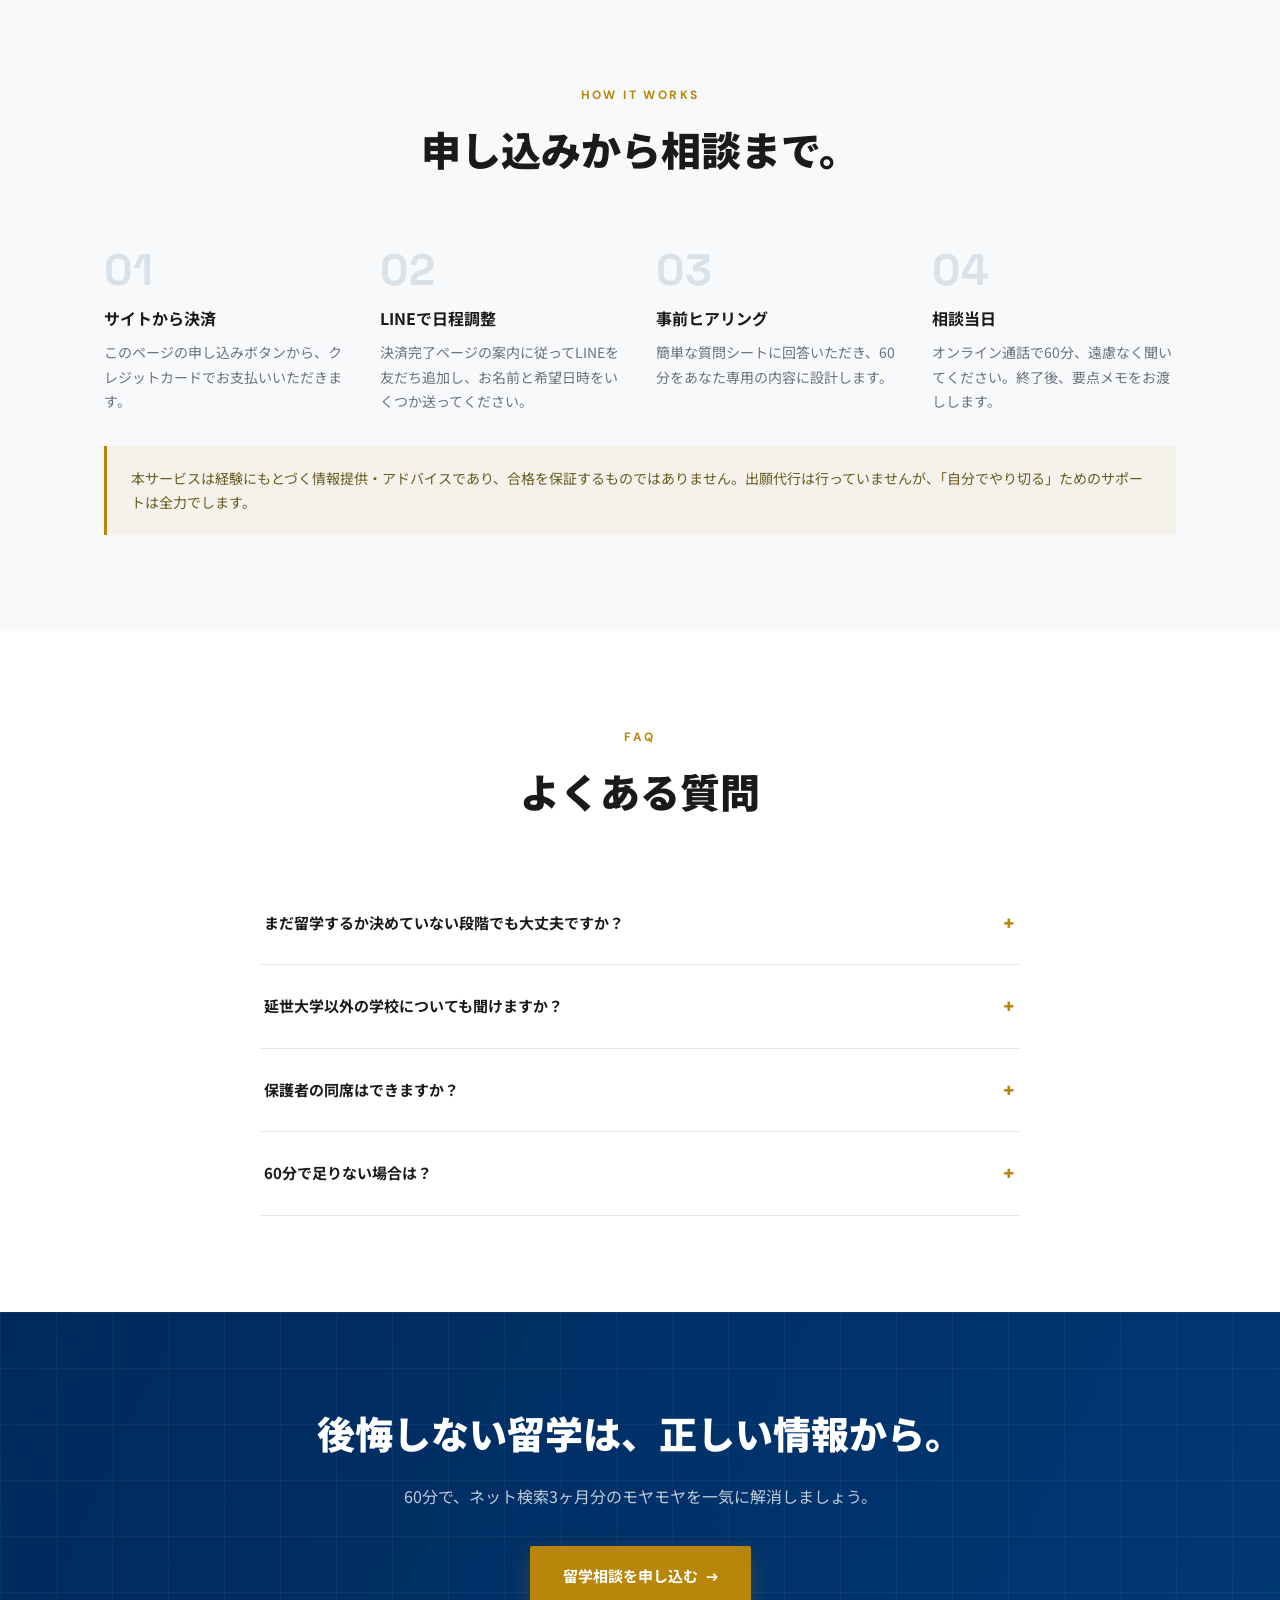
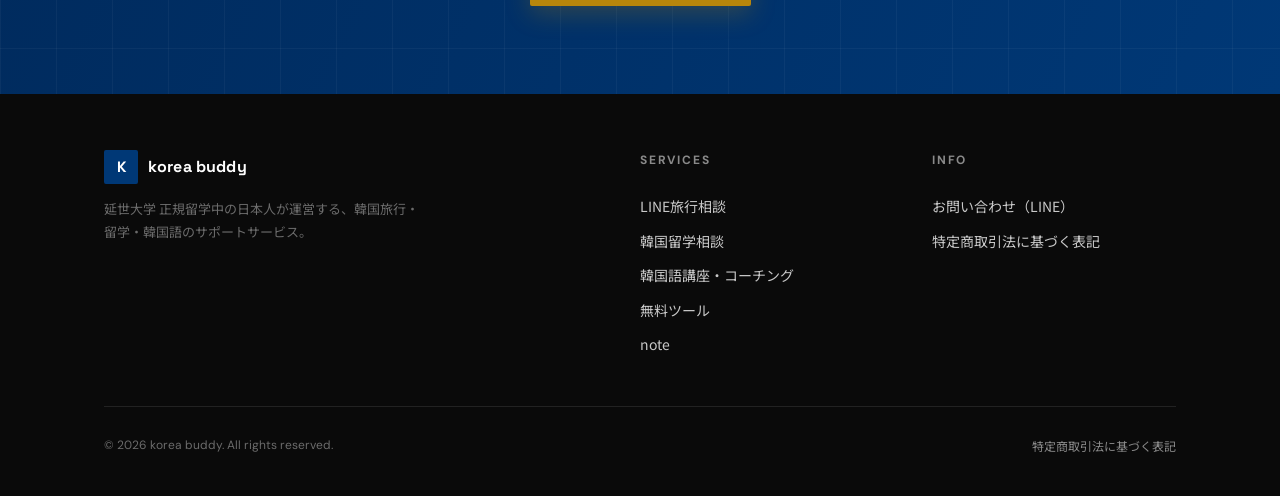
<file: ryugaku.html>
<!DOCTYPE html>
<html lang="ja">
<head>
<meta charset="UTF-8">
<meta name="viewport" content="width=device-width, initial-scale=1.0">
<title>韓国留学相談 | korea buddy</title>
<meta name="description" content="エージェント不使用で延世大学に独力合格した現役留学生による、1対1のオンライン留学相談。60分3,000円で、学校選びから出願・現地生活までリアルな一次情報をお届けします。">
<link rel="preconnect" href="https://fonts.googleapis.com">
<link rel="preconnect" href="https://fonts.gstatic.com" crossorigin>
<link href="https://fonts.googleapis.com/css2?family=Noto+Sans+JP:wght@400;500;700;900&family=Space+Grotesk:wght@500;700&family=DM+Sans:wght@400;500;700&display=swap" rel="stylesheet">
<link rel="stylesheet" href="style.css">
</head>
<body>

<nav class="nav top-transparent">
  <div class="container nav-inner">
    <a href="index.html" class="nav-logo">
      <span class="mark">K</span>
      <span class="name">korea buddy</span>
    </a>
    <div class="nav-links">
      <a href="travel.html">旅行相談</a>
      <a href="ryugaku.html">留学相談</a>
      <a href="korean.html">韓国語講座</a>
      <a href="tools.html">無料ツール</a>
      <a href="https://note.com/korea_buddy_jp" target="_blank" rel="noopener">note</a>
      <a href="https://lin.ee/tk860H2" class="nav-cta">LINEで相談する</a>
    </div>
    <button class="nav-toggle" aria-label="メニュー" aria-expanded="false">
      <span></span><span></span><span></span>
    </button>
  </div>
  <div class="nav-mobile">
    <a href="travel.html">旅行相談</a>
    <a href="ryugaku.html">留学相談</a>
    <a href="korean.html">韓国語講座</a>
    <a href="tools.html">無料ツール</a>
    <a href="https://note.com/korea_buddy_jp" target="_blank" rel="noopener">note</a>
    <a href="https://lin.ee/tk860H2" class="nav-cta">LINEで相談する</a>
  </div>
</nav>

<header class="page-hero">
  <div class="container">
    <span class="crumb"><a href="index.html">Home</a> / Study Abroad</span>
    <h1>留学の意思決定を、<br>経験者の一次情報で。</h1>
    <p>韓国語は独学でTOPIK 6級。留学準備はエージェントを一切使わず、自力で延世大学に出願・合格。その全プロセスを経験した現役留学生が、ネットに落ちていないリアルな情報で、あなたの留学の意思決定に伴走します。</p>
    <span class="price-inline">¥3,000 <small>/ 60分・オンライン1対1</small></span>
    <div style="margin-top:28px;">
      <a href="https://buy.stripe.com/XXXX_RYUGAKU" class="btn btn-gold">相談を申し込む <span class="arrow">→</span></a>
    </div>
  </div>
</header>

<section class="section">
  <div class="container">
    <div class="section-head center reveal">
      <span class="eyebrow">Topics</span>
      <h2 class="section-title">60分で、ここまで聞けます。</h2>
      <p class="section-sub">事前ヒアリングをもとに、あなたの状況に合わせた内容で進めます。以下はよくあるテーマの例です。</p>
    </div>
    <div class="tools-grid reveal">
      <div class="tool-card">
        <div class="tool-icon">◈</div>
        <h3>語学堂 vs 正規留学</h3>
        <p>目的別にどちらを選ぶべきか。費用、期間、その後の進路まで含めた比較を、両方を見てきた視点で。</p>
      </div>
      <div class="tool-card">
        <div class="tool-icon">✎</div>
        <h3>出願戦略と書類</h3>
        <p>スケジュールの逆算、自己紹介書で見られているポイント、独力出願で実際につまずいた箇所とその回避法。</p>
      </div>
      <div class="tool-card">
        <div class="tool-icon">₩</div>
        <h3>費用のリアル</h3>
        <p>学費、寮費、生活費は実際いくらかかるのか。奨学金の種類と、現実的に狙えるラインについて。</p>
      </div>
      <div class="tool-card">
        <div class="tool-icon">⌂</div>
        <h3>住まいと現地生活</h3>
        <p>寮・コシウォン・ワンルームの実態、渡韓直後にやるべき手続き、日本人が戸惑いがちなポイント。</p>
      </div>
      <div class="tool-card">
        <div class="tool-icon">한</div>
        <h3>語学レベルの目安</h3>
        <p>出願・授業・生活それぞれで実際に必要な韓国語力と、渡韓までの現実的な学習計画。</p>
      </div>
      <div class="tool-card">
        <div class="tool-icon">?</div>
        <h3>そもそも行くべきか</h3>
        <p>「留学して後悔しないか」という段階の相談も歓迎です。メリットもデメリットも正直に話します。</p>
      </div>
    </div>
  </div>
</section>

<section class="section alt">
  <div class="container">
    <div class="section-head center reveal">
      <span class="eyebrow">How it works</span>
      <h2 class="section-title">申し込みから相談まで。</h2>
    </div>
    <div class="steps reveal">
      <div class="step">
        <h4>サイトから決済</h4>
        <p>このページの申し込みボタンから、クレジットカードでお支払いいただきます。</p>
      </div>
      <div class="step">
        <h4>LINEで日程調整</h4>
        <p>決済完了ページの案内に従ってLINEを友だち追加し、お名前と希望日時をいくつか送ってください。</p>
      </div>
      <div class="step">
        <h4>事前ヒアリング</h4>
        <p>簡単な質問シートに回答いただき、60分をあなた専用の内容に設計します。</p>
      </div>
      <div class="step">
        <h4>相談当日</h4>
        <p>オンライン通話で60分、遠慮なく聞いてください。終了後、要点メモをお渡しします。</p>
      </div>
    </div>
    <div class="notice reveal">
      本サービスは経験にもとづく情報提供・アドバイスであり、合格を保証するものではありません。出願代行は行っていませんが、「自分でやり切る」ためのサポートは全力でします。
    </div>
  </div>
</section>

<section class="section">
  <div class="container">
    <div class="section-head center reveal">
      <span class="eyebrow">FAQ</span>
      <h2 class="section-title">よくある質問</h2>
    </div>
    <div class="faq reveal">
      <details class="faq-item">
        <summary>まだ留学するか決めていない段階でも大丈夫ですか？</summary>
        <div class="faq-a">むしろその段階が一番おすすめです。行くかどうかの判断材料を揃えるのが、一番費用対効果の高い使い方だと思います。</div>
      </details>
      <details class="faq-item">
        <summary>延世大学以外の学校についても聞けますか？</summary>
        <div class="faq-a">はい。出願プロセスや現地生活の大枠は共通する部分が多く、他大学を検討中の方にもお役に立てます。ただし在学しているのは延世大学のため、他校固有の内部事情は一般的な情報の範囲になります。</div>
      </details>
      <details class="faq-item">
        <summary>保護者の同席はできますか？</summary>
        <div class="faq-a">可能です。高校生・大学生の方の場合、保護者の方と一緒に参加いただくケースも歓迎しています。</div>
      </details>
      <details class="faq-item">
        <summary>60分で足りない場合は？</summary>
        <div class="faq-a">延長または2回目の予約が可能です。継続的なサポートが必要な場合は、伴走プランについてもご相談ください。</div>
      </details>
    </div>
  </div>
</section>

<section class="cta-band">
  <div class="container">
    <h2 class="reveal">後悔しない留学は、正しい情報から。</h2>
    <p class="reveal">60分で、ネット検索3ヶ月分のモヤモヤを一気に解消しましょう。</p>
    <a href="https://buy.stripe.com/XXXX_RYUGAKU" class="btn btn-gold reveal">留学相談を申し込む <span class="arrow">→</span></a>
  </div>
</section>

<footer>
  <div class="container">
    <div class="footer-grid">
      <div class="footer-brand">
        <a href="index.html" class="nav-logo">
          <span class="mark">K</span>
          <span class="name">korea buddy</span>
        </a>
        <p>延世大学 正規留学中の日本人が運営する、韓国旅行・留学・韓国語のサポートサービス。</p>
      </div>
      <div class="footer-col">
        <h4>Services</h4>
        <a href="travel.html">LINE旅行相談</a>
        <a href="ryugaku.html">韓国留学相談</a>
        <a href="korean.html">韓国語講座・コーチング</a>
        <a href="tools.html">無料ツール</a>
        <a href="https://note.com/korea_buddy_jp" target="_blank" rel="noopener">note</a>
      </div>
      <div class="footer-col">
        <h4>Info</h4>
        <a href="https://lin.ee/tk860H2">お問い合わせ（LINE）</a>
        <a href="tokushoho.html">特定商取引法に基づく表記</a>
      </div>
    </div>
    <div class="footer-bottom">
      <p>© 2026 korea buddy. All rights reserved.</p>
      <a href="tokushoho.html">特定商取引法に基づく表記</a>
    </div>
  </div>
</footer>

<script src="script.js"></script>
</body>
</html>
</file>
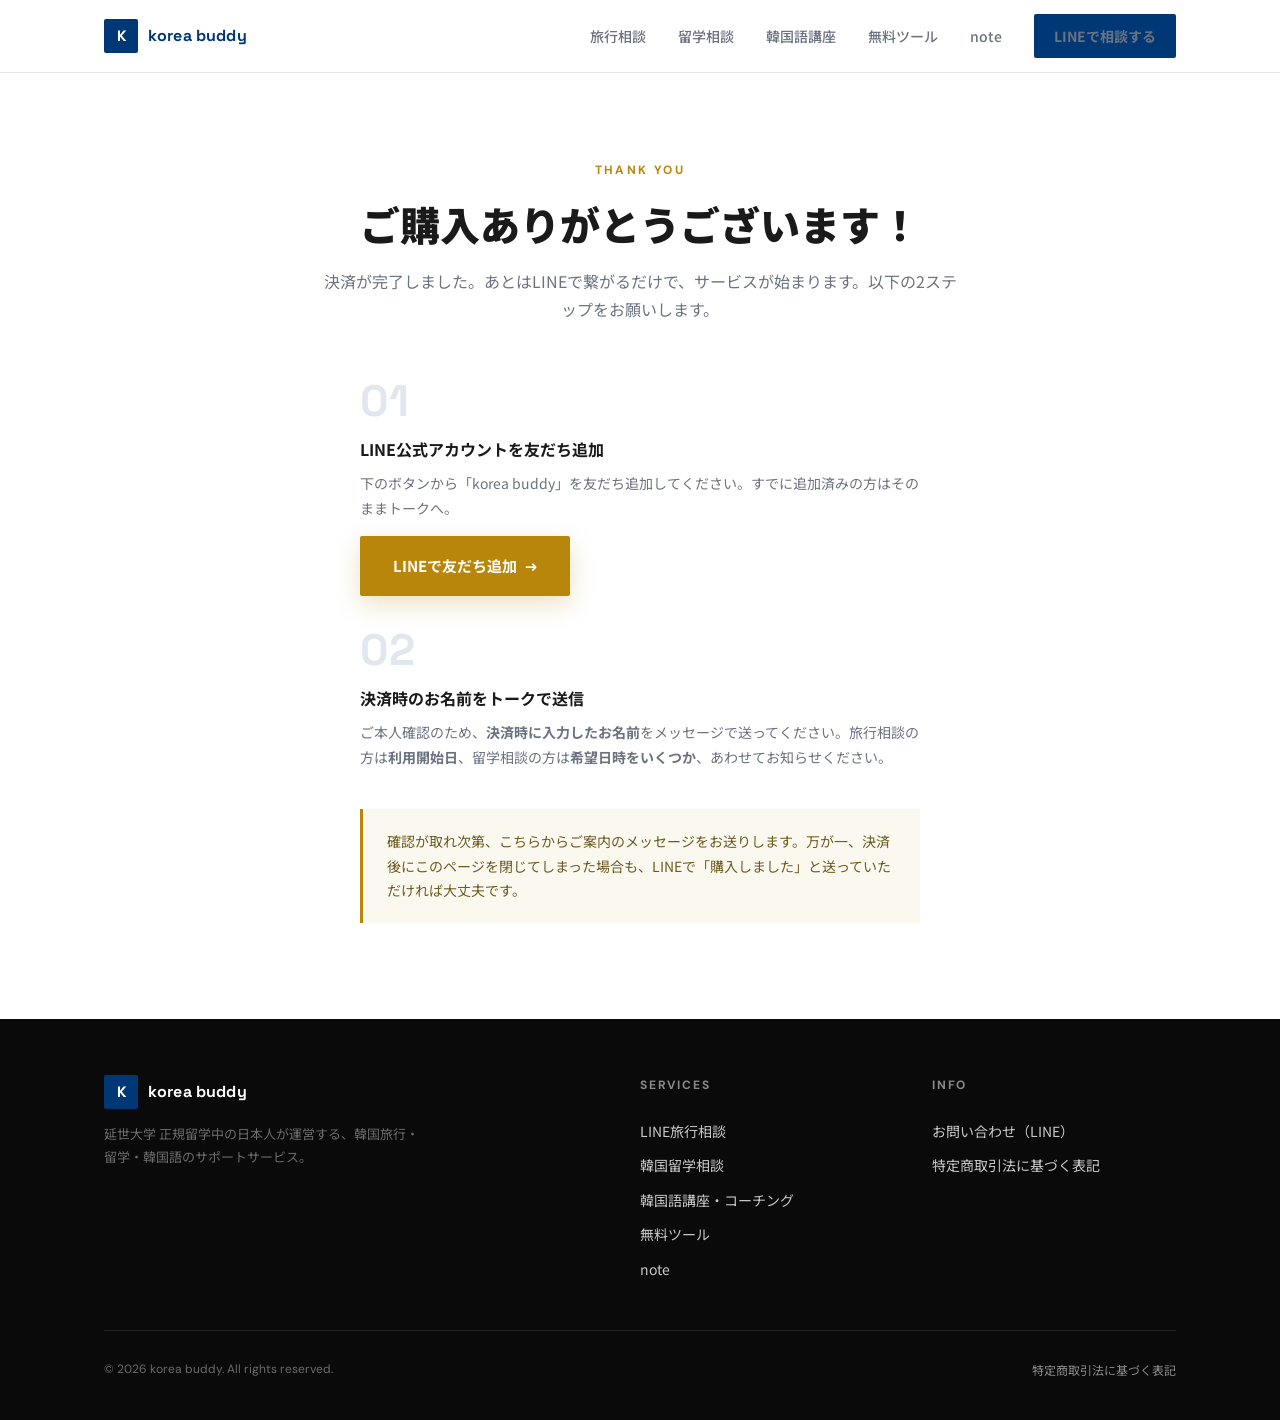
<file: thanks.html>
<!DOCTYPE html>
<html lang="ja">
<head>
<meta charset="UTF-8">
<meta name="viewport" content="width=device-width, initial-scale=1.0">
<title>ご購入ありがとうございます | korea buddy</title>
<meta name="robots" content="noindex">
<link rel="preconnect" href="https://fonts.googleapis.com">
<link rel="preconnect" href="https://fonts.gstatic.com" crossorigin>
<link href="https://fonts.googleapis.com/css2?family=Noto+Sans+JP:wght@400;500;700;900&family=Space+Grotesk:wght@500;700&family=DM+Sans:wght@400;500;700&display=swap" rel="stylesheet">
<link rel="stylesheet" href="style.css">
</head>
<body>

<nav class="nav solid">
  <div class="container nav-inner">
    <a href="index.html" class="nav-logo">
      <span class="mark">K</span>
      <span class="name">korea buddy</span>
    </a>
    <div class="nav-links">
      <a href="travel.html">旅行相談</a>
      <a href="ryugaku.html">留学相談</a>
      <a href="korean.html">韓国語講座</a>
      <a href="tools.html">無料ツール</a>
      <a href="https://note.com/korea_buddy_jp" target="_blank" rel="noopener">note</a>
      <a href="https://lin.ee/tk860H2" class="nav-cta">LINEで相談する</a>
    </div>
    <button class="nav-toggle" aria-label="メニュー" aria-expanded="false">
      <span></span><span></span><span></span>
    </button>
  </div>
  <div class="nav-mobile">
    <a href="travel.html">旅行相談</a>
    <a href="ryugaku.html">留学相談</a>
    <a href="korean.html">韓国語講座</a>
    <a href="tools.html">無料ツール</a>
    <a href="https://note.com/korea_buddy_jp" target="_blank" rel="noopener">note</a>
    <a href="https://lin.ee/tk860H2" class="nav-cta">LINEで相談する</a>
  </div>
</nav>

<section class="section" style="padding-top:160px;">
  <div class="container" style="max-width:720px;">
    <div class="center">
      <span class="eyebrow">Thank you</span>
      <h1 class="section-title">ご購入ありがとうございます！</h1>
      <p class="section-sub" style="margin:0 auto 48px;">決済が完了しました。あとはLINEで繋がるだけで、サービスが始まります。以下の2ステップをお願いします。</p>
    </div>

    <div class="steps" style="grid-template-columns:1fr;gap:24px;max-width:560px;margin:0 auto;">
      <div class="step">
        <h4>LINE公式アカウントを友だち追加</h4>
        <p>下のボタンから「korea buddy」を友だち追加してください。すでに追加済みの方はそのままトークへ。</p>
        <div style="margin-top:16px;">
          <a href="https://lin.ee/tk860H2" class="btn btn-gold">LINEで友だち追加 <span class="arrow">→</span></a>
        </div>
      </div>
      <div class="step">
        <h4>決済時のお名前をトークで送信</h4>
        <p>ご本人確認のため、<strong>決済時に入力したお名前</strong>をメッセージで送ってください。旅行相談の方は<strong>利用開始日</strong>、留学相談の方は<strong>希望日時をいくつか</strong>、あわせてお知らせください。</p>
      </div>
    </div>

    <div class="notice" style="max-width:560px;margin:40px auto 0;">
      確認が取れ次第、こちらからご案内のメッセージをお送りします。万が一、決済後にこのページを閉じてしまった場合も、LINEで「購入しました」と送っていただければ大丈夫です。
    </div>
  </div>
</section>

<footer>
  <div class="container">
    <div class="footer-grid">
      <div class="footer-brand">
        <a href="index.html" class="nav-logo">
          <span class="mark">K</span>
          <span class="name">korea buddy</span>
        </a>
        <p>延世大学 正規留学中の日本人が運営する、韓国旅行・留学・韓国語のサポートサービス。</p>
      </div>
      <div class="footer-col">
        <h4>Services</h4>
        <a href="travel.html">LINE旅行相談</a>
        <a href="ryugaku.html">韓国留学相談</a>
        <a href="korean.html">韓国語講座・コーチング</a>
        <a href="tools.html">無料ツール</a>
        <a href="https://note.com/korea_buddy_jp" target="_blank" rel="noopener">note</a>
      </div>
      <div class="footer-col">
        <h4>Info</h4>
        <a href="https://lin.ee/tk860H2">お問い合わせ（LINE）</a>
        <a href="tokushoho.html">特定商取引法に基づく表記</a>
      </div>
    </div>
    <div class="footer-bottom">
      <p>© 2026 korea buddy. All rights reserved.</p>
      <a href="tokushoho.html">特定商取引法に基づく表記</a>
    </div>
  </div>
</footer>

<script src="script.js"></script>
</body>
</html>
</file>
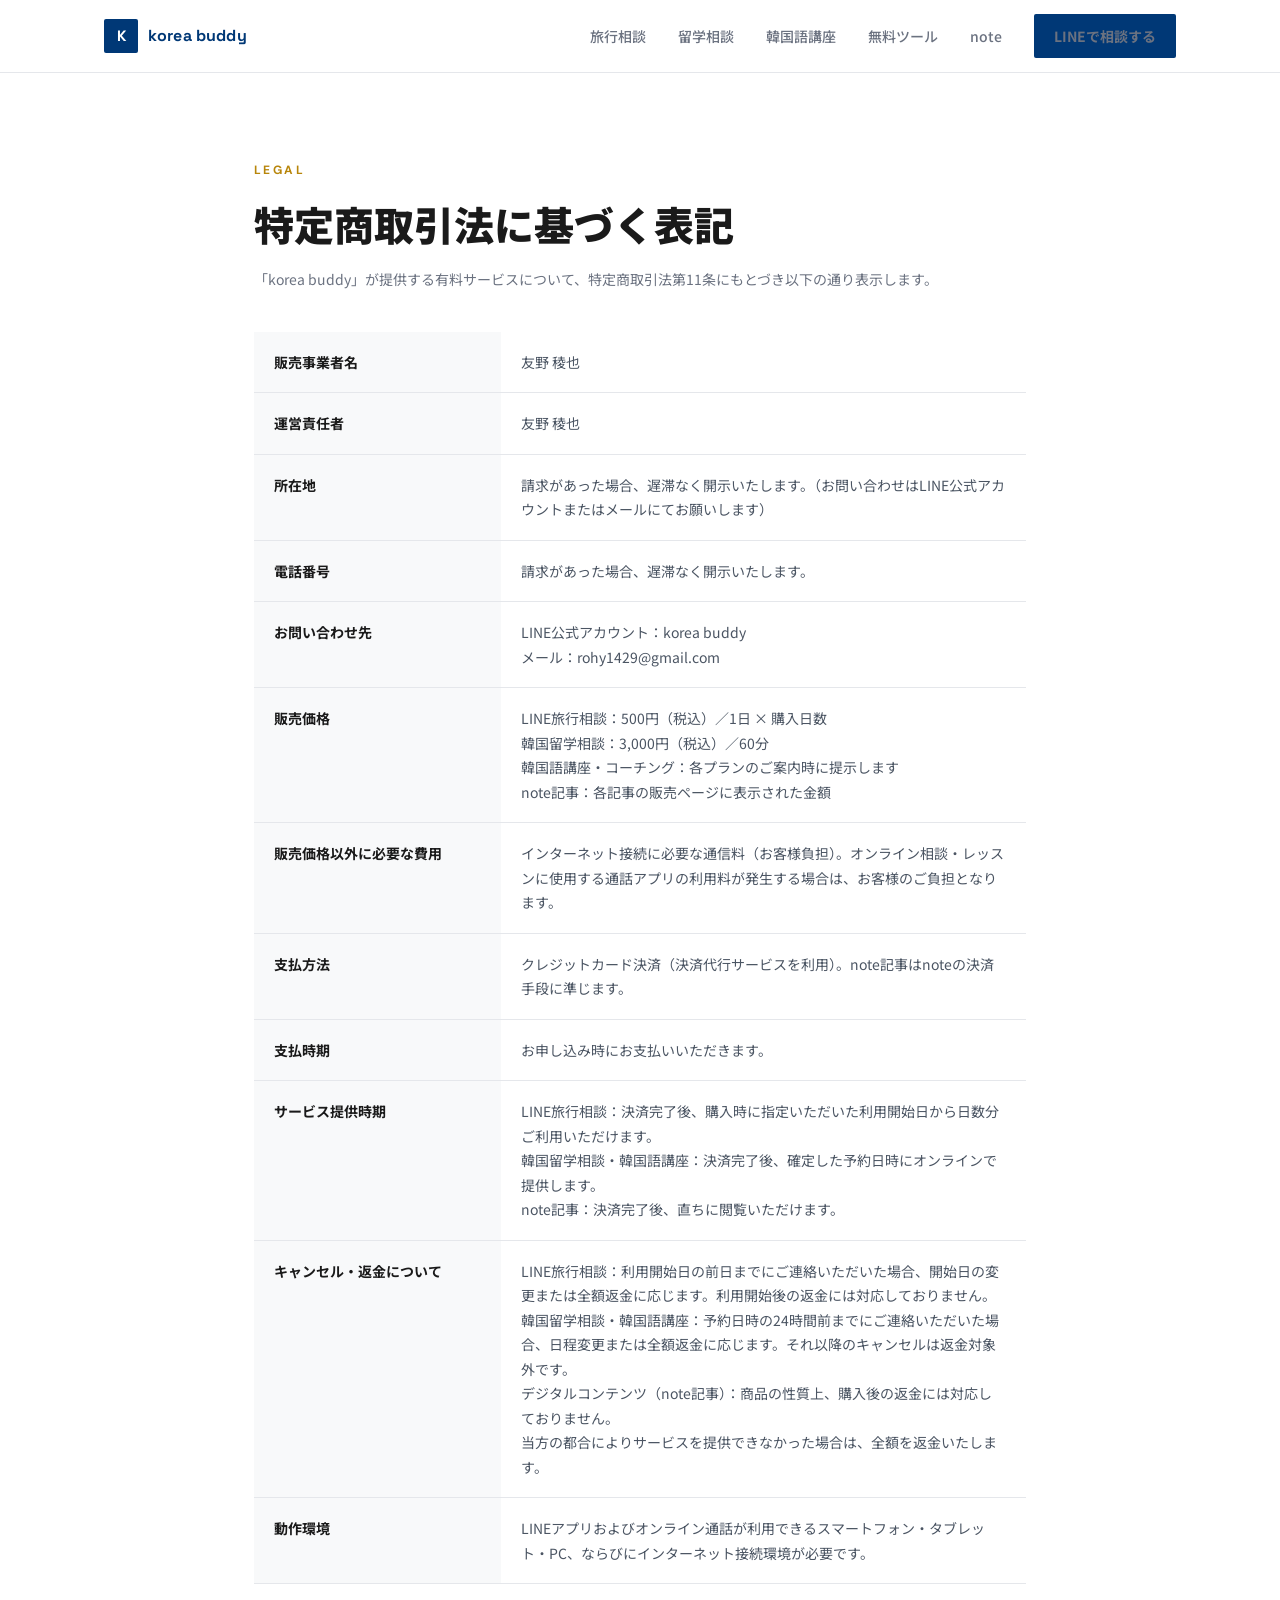
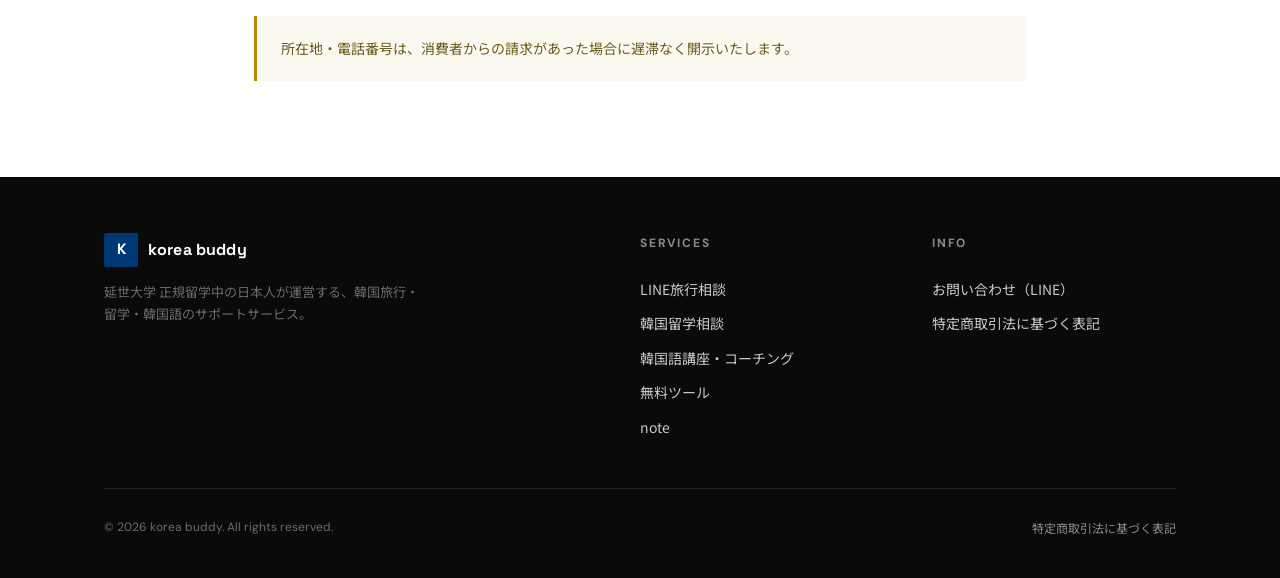
<file: tokushoho.html>
<!DOCTYPE html>
<html lang="ja">
<head>
<meta charset="UTF-8">
<meta name="viewport" content="width=device-width, initial-scale=1.0">
<title>特定商取引法に基づく表記 | korea buddy</title>
<meta name="robots" content="noindex">
<link rel="preconnect" href="https://fonts.googleapis.com">
<link rel="preconnect" href="https://fonts.gstatic.com" crossorigin>
<link href="https://fonts.googleapis.com/css2?family=Noto+Sans+JP:wght@400;500;700;900&family=Space+Grotesk:wght@500;700&family=DM+Sans:wght@400;500;700&display=swap" rel="stylesheet">
<link rel="stylesheet" href="style.css">
</head>
<body>

<nav class="nav solid">
  <div class="container nav-inner">
    <a href="index.html" class="nav-logo">
      <span class="mark">K</span>
      <span class="name">korea buddy</span>
    </a>
    <div class="nav-links">
      <a href="travel.html">旅行相談</a>
      <a href="ryugaku.html">留学相談</a>
      <a href="korean.html">韓国語講座</a>
      <a href="tools.html">無料ツール</a>
      <a href="https://note.com/korea_buddy_jp" target="_blank" rel="noopener">note</a>
      <a href="https://lin.ee/tk860H2" class="nav-cta">LINEで相談する</a>
    </div>
    <button class="nav-toggle" aria-label="メニュー" aria-expanded="false">
      <span></span><span></span><span></span>
    </button>
  </div>
  <div class="nav-mobile">
    <a href="travel.html">旅行相談</a>
    <a href="ryugaku.html">留学相談</a>
    <a href="korean.html">韓国語講座</a>
    <a href="tools.html">無料ツール</a>
    <a href="https://note.com/korea_buddy_jp" target="_blank" rel="noopener">note</a>
    <a href="https://lin.ee/tk860H2" class="nav-cta">LINEで相談する</a>
  </div>
</nav>

<section class="section" style="padding-top:160px;">
  <div class="container legal-body">
    <span class="eyebrow">Legal</span>
    <h1 class="section-title">特定商取引法に基づく表記</h1>
    <p class="lead">「korea buddy」が提供する有料サービスについて、特定商取引法第11条にもとづき以下の通り表示します。</p>

    <table class="info-table">
      <tr>
        <th>販売事業者名</th>
        <td>友野 稜也</td>
      </tr>
      <tr>
        <th>運営責任者</th>
        <td>友野 稜也</td>
      </tr>
      <tr>
        <th>所在地</th>
        <td>請求があった場合、遅滞なく開示いたします。（お問い合わせはLINE公式アカウントまたはメールにてお願いします）</td>
      </tr>
      <tr>
        <th>電話番号</th>
        <td>請求があった場合、遅滞なく開示いたします。</td>
      </tr>
      <tr>
        <th>お問い合わせ先</th>
        <td>LINE公式アカウント：korea buddy<br>メール：rohy1429@gmail.com</td>
      </tr>
      <tr>
        <th>販売価格</th>
        <td>
          LINE旅行相談：500円（税込）／1日 × 購入日数<br>
          韓国留学相談：3,000円（税込）／60分<br>
          韓国語講座・コーチング：各プランのご案内時に提示します<br>
          note記事：各記事の販売ページに表示された金額
        </td>
      </tr>
      <tr>
        <th>販売価格以外に必要な費用</th>
        <td>インターネット接続に必要な通信料（お客様負担）。オンライン相談・レッスンに使用する通話アプリの利用料が発生する場合は、お客様のご負担となります。</td>
      </tr>
      <tr>
        <th>支払方法</th>
        <td>クレジットカード決済（決済代行サービスを利用）。note記事はnoteの決済手段に準じます。</td>
      </tr>
      <tr>
        <th>支払時期</th>
        <td>お申し込み時にお支払いいただきます。</td>
      </tr>
      <tr>
        <th>サービス提供時期</th>
        <td>
          LINE旅行相談：決済完了後、購入時に指定いただいた利用開始日から日数分ご利用いただけます。<br>
          韓国留学相談・韓国語講座：決済完了後、確定した予約日時にオンラインで提供します。<br>
          note記事：決済完了後、直ちに閲覧いただけます。
        </td>
      </tr>
      <tr>
        <th>キャンセル・返金について</th>
        <td>
          LINE旅行相談：利用開始日の前日までにご連絡いただいた場合、開始日の変更または全額返金に応じます。利用開始後の返金には対応しておりません。<br>
          韓国留学相談・韓国語講座：予約日時の24時間前までにご連絡いただいた場合、日程変更または全額返金に応じます。それ以降のキャンセルは返金対象外です。<br>
          デジタルコンテンツ（note記事）：商品の性質上、購入後の返金には対応しておりません。<br>
          当方の都合によりサービスを提供できなかった場合は、全額を返金いたします。
        </td>
      </tr>
      <tr>
        <th>動作環境</th>
        <td>LINEアプリおよびオンライン通話が利用できるスマートフォン・タブレット・PC、ならびにインターネット接続環境が必要です。</td>
      </tr>
    </table>

    <div class="notice">
      所在地・電話番号は、消費者からの請求があった場合に遅滞なく開示いたします。
    </div>
  </div>
</section>

<footer>
  <div class="container">
    <div class="footer-grid">
      <div class="footer-brand">
        <a href="index.html" class="nav-logo">
          <span class="mark">K</span>
          <span class="name">korea buddy</span>
        </a>
        <p>延世大学 正規留学中の日本人が運営する、韓国旅行・留学・韓国語のサポートサービス。</p>
      </div>
      <div class="footer-col">
        <h4>Services</h4>
        <a href="travel.html">LINE旅行相談</a>
        <a href="ryugaku.html">韓国留学相談</a>
        <a href="korean.html">韓国語講座・コーチング</a>
        <a href="tools.html">無料ツール</a>
        <a href="https://note.com/korea_buddy_jp" target="_blank" rel="noopener">note</a>
      </div>
      <div class="footer-col">
        <h4>Info</h4>
        <a href="https://lin.ee/tk860H2">お問い合わせ（LINE）</a>
        <a href="tokushoho.html">特定商取引法に基づく表記</a>
      </div>
    </div>
    <div class="footer-bottom">
      <p>© 2026 korea buddy. All rights reserved.</p>
      <a href="tokushoho.html">特定商取引法に基づく表記</a>
    </div>
  </div>
</footer>

<script src="script.js"></script>
</body>
</html>
</file>
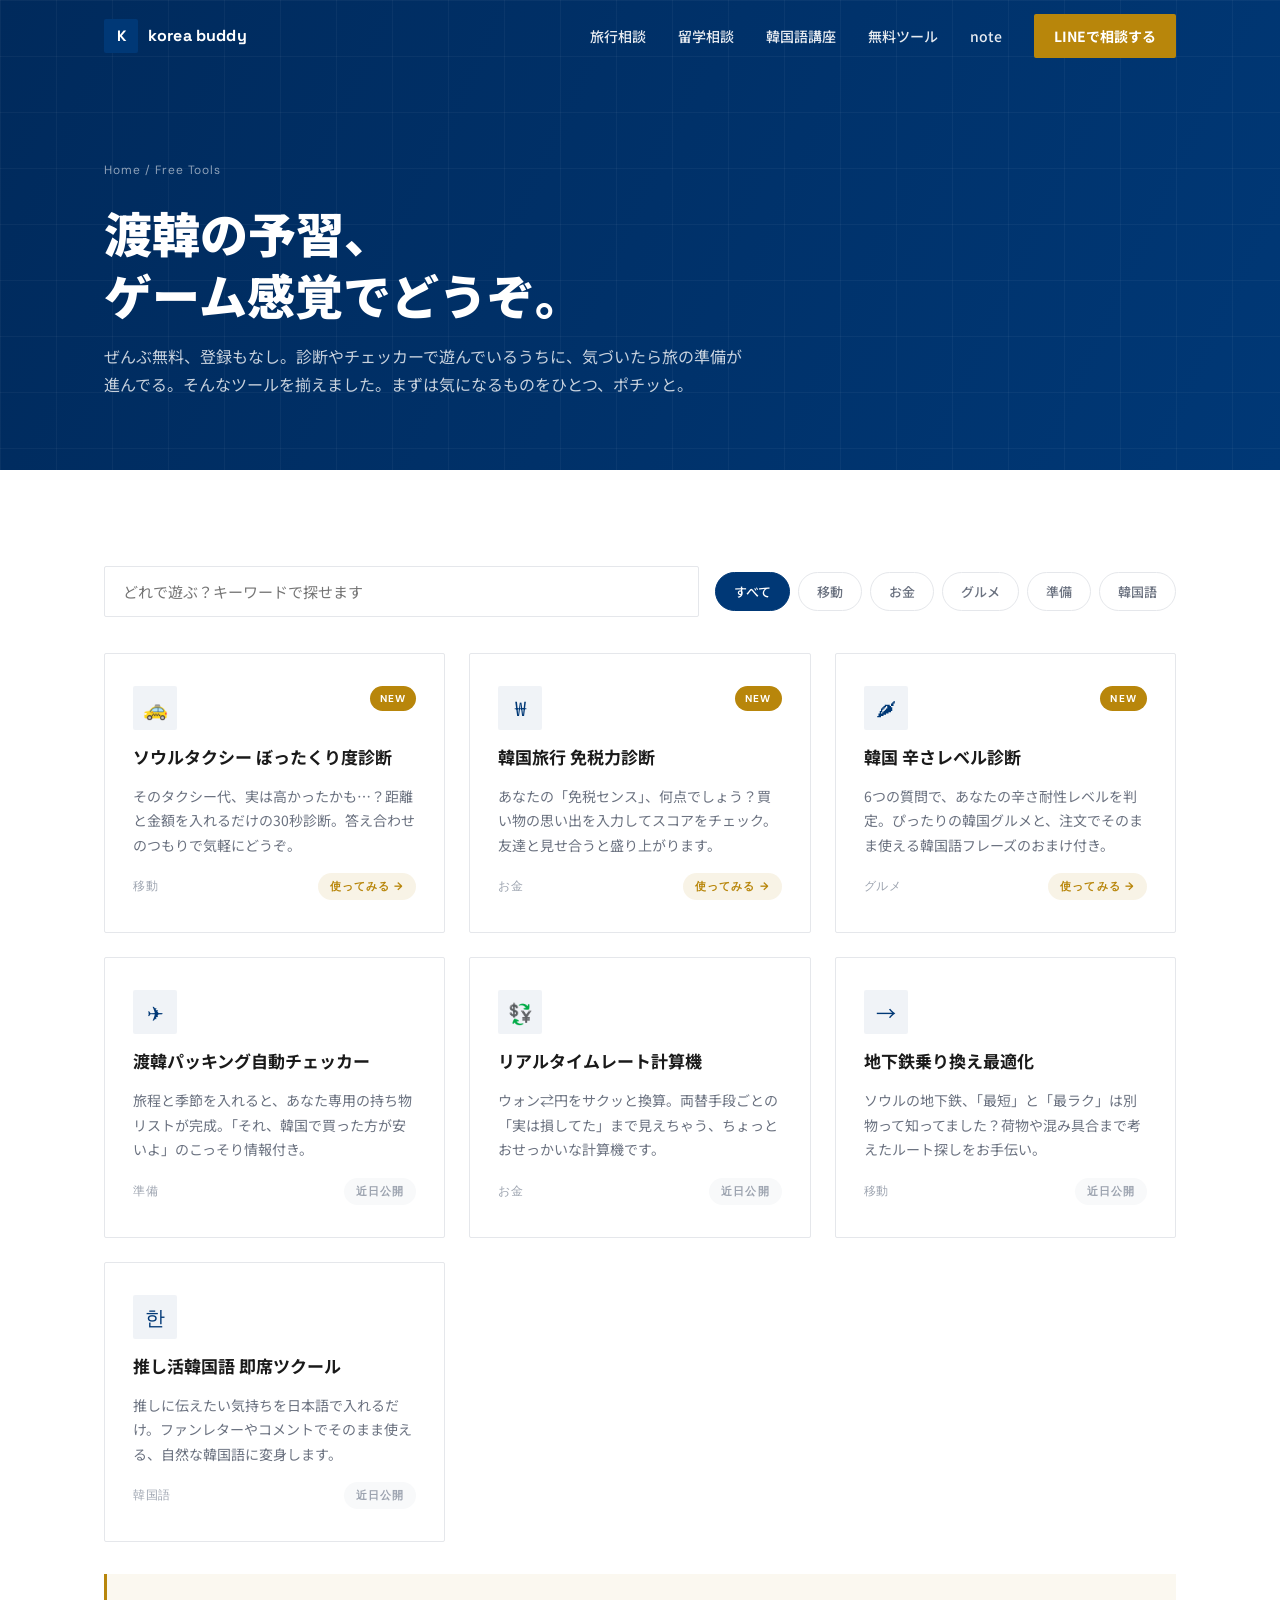
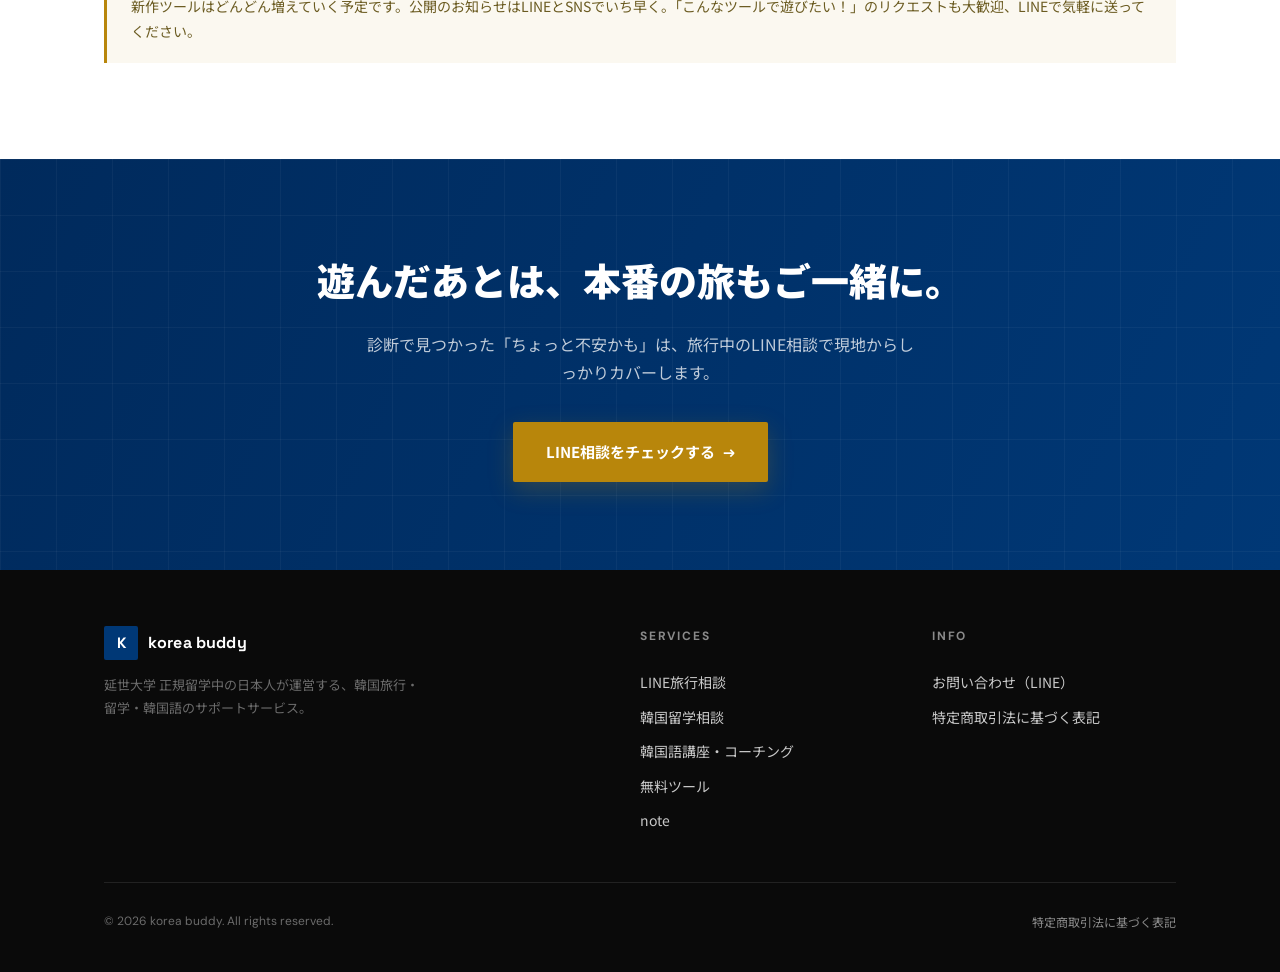
<file: tools.html>
<!DOCTYPE html>
<html lang="ja">
<head>
<meta charset="UTF-8">
<meta name="viewport" content="width=device-width, initial-scale=1.0">
<title>無料診断ツール | korea buddy</title>
<meta name="description" content="渡韓前に触っておくべき無料Webツール置き場。カモられ度診断、パッキングチェッカー、レート計算機など、実用特化のミニアプリを随時公開中。">
<link rel="preconnect" href="https://fonts.googleapis.com">
<link rel="preconnect" href="https://fonts.gstatic.com" crossorigin>
<link href="https://fonts.googleapis.com/css2?family=Noto+Sans+JP:wght@400;500;700;900&family=Space+Grotesk:wght@500;700&family=DM+Sans:wght@400;500;700&display=swap" rel="stylesheet">
<link rel="stylesheet" href="style.css">
</head>
<body>

<nav class="nav top-transparent">
  <div class="container nav-inner">
    <a href="index.html" class="nav-logo">
      <span class="mark">K</span>
      <span class="name">korea buddy</span>
    </a>
    <div class="nav-links">
      <a href="travel.html">旅行相談</a>
      <a href="ryugaku.html">留学相談</a>
      <a href="korean.html">韓国語講座</a>
      <a href="tools.html">無料ツール</a>
      <a href="https://note.com/korea_buddy_jp" target="_blank" rel="noopener">note</a>
      <a href="https://lin.ee/tk860H2" class="nav-cta">LINEで相談する</a>
    </div>
    <button class="nav-toggle" aria-label="メニュー" aria-expanded="false">
      <span></span><span></span><span></span>
    </button>
  </div>
  <div class="nav-mobile">
    <a href="travel.html">旅行相談</a>
    <a href="ryugaku.html">留学相談</a>
    <a href="korean.html">韓国語講座</a>
    <a href="tools.html">無料ツール</a>
    <a href="https://note.com/korea_buddy_jp" target="_blank" rel="noopener">note</a>
    <a href="https://lin.ee/tk860H2" class="nav-cta">LINEで相談する</a>
  </div>
</nav>

<header class="page-hero">
  <div class="container">
    <span class="crumb"><a href="index.html">Home</a> / Free Tools</span>
    <h1>渡韓の予習、<br>ゲーム感覚でどうぞ。</h1>
    <p>ぜんぶ無料、登録もなし。診断やチェッカーで遊んでいるうちに、気づいたら旅の準備が進んでる。そんなツールを揃えました。まずは気になるものをひとつ、ポチッと。</p>
  </div>
</header>

<section class="section">
  <div class="container">

    <div class="tools-toolbar reveal">
      <div class="tools-search">
        <input type="search" id="tool-search" placeholder="どれで遊ぶ？キーワードで探せます" aria-label="ツールを検索">
      </div>
      <div class="tools-filters" id="tool-filters" role="group" aria-label="カテゴリで絞り込み"></div>
    </div>

    <div class="tools-grid" id="tools-grid" aria-live="polite"></div>

    <p class="tools-empty" id="tools-empty" hidden>条件に合うツールが見つかりませんでした。</p>

    <div class="notice reveal">
      新作ツールはどんどん増えていく予定です。公開のお知らせはLINEとSNSでいち早く。「こんなツールで遊びたい！」のリクエストも大歓迎、LINEで気軽に送ってください。
    </div>
  </div>
</section>

<section class="cta-band">
  <div class="container">
    <h2 class="reveal">遊んだあとは、本番の旅もご一緒に。</h2>
    <p class="reveal">診断で見つかった「ちょっと不安かも」は、旅行中のLINE相談で現地からしっかりカバーします。</p>
    <a href="https://lin.ee/tk860H2" class="btn btn-gold reveal">LINE相談をチェックする <span class="arrow">→</span></a>
  </div>
</section>

<footer>
  <div class="container">
    <div class="footer-grid">
      <div class="footer-brand">
        <a href="index.html" class="nav-logo">
          <span class="mark">K</span>
          <span class="name">korea buddy</span>
        </a>
        <p>延世大学 正規留学中の日本人が運営する、韓国旅行・留学・韓国語のサポートサービス。</p>
      </div>
      <div class="footer-col">
        <h4>Services</h4>
        <a href="travel.html">LINE旅行相談</a>
        <a href="ryugaku.html">韓国留学相談</a>
        <a href="korean.html">韓国語講座・コーチング</a>
        <a href="tools.html">無料ツール</a>
        <a href="https://note.com/korea_buddy_jp" target="_blank" rel="noopener">note</a>
      </div>
      <div class="footer-col">
        <h4>Info</h4>
        <a href="https://lin.ee/tk860H2">お問い合わせ（LINE）</a>
        <a href="tokushoho.html">特定商取引法に基づく表記</a>
      </div>
    </div>
    <div class="footer-bottom">
      <p>© 2026 korea buddy. All rights reserved.</p>
      <a href="tokushoho.html">特定商取引法に基づく表記</a>
    </div>
  </div>
</footer>

<script src="tools-config.js"></script>
<script>
(function () {
  var grid = document.getElementById('tools-grid');
  var filters = document.getElementById('tool-filters');
  var search = document.getElementById('tool-search');
  var empty = document.getElementById('tools-empty');
  var activeCategory = 'すべて';

  var categories = ['すべて'];
  TOOLS.forEach(function (t) {
    if (categories.indexOf(t.category) === -1) categories.push(t.category);
  });

  categories.forEach(function (c) {
    var b = document.createElement('button');
    b.type = 'button';
    b.className = 'filter-chip' + (c === activeCategory ? ' active' : '');
    b.textContent = c;
    b.addEventListener('click', function () {
      activeCategory = c;
      filters.querySelectorAll('.filter-chip').forEach(function (x) {
        x.classList.toggle('active', x.textContent === c);
      });
      render();
    });
    filters.appendChild(b);
  });

  function card(t) {
    var el = document.createElement(t.url ? 'a' : 'div');
    el.className = 'tool-card' + (t.url ? ' linked' : '');
    if (t.url) {
      el.href = t.url;
      el.target = '_blank';
      el.rel = 'noopener';
    }
    var badges = '';
    if (t.isNew) badges += '<span class="badge-new">NEW</span>';
    el.innerHTML =
      '<div class="tool-card-top">' +
        '<div class="tool-icon">' + t.icon + '</div>' + badges +
      '</div>' +
      '<h3>' + t.name + '</h3>' +
      '<p>' + t.desc + '</p>' +
      '<div class="tool-card-bottom">' +
        '<span class="tool-cat">' + t.category + '</span>' +
        (t.url
          ? '<span class="status live">使ってみる →</span>'
          : '<span class="status soon">近日公開</span>') +
      '</div>';
    return el;
  }

  function render() {
    var q = (search.value || '').trim().toLowerCase();
    grid.innerHTML = '';
    var shown = 0;
    TOOLS.forEach(function (t) {
      if (activeCategory !== 'すべて' && t.category !== activeCategory) return;
      if (q && (t.name + t.desc + t.category).toLowerCase().indexOf(q) === -1) return;
      grid.appendChild(card(t));
      shown++;
    });
    empty.hidden = shown !== 0;
  }

  search.addEventListener('input', render);
  render();
})();
</script>
<script src="script.js"></script>
</body>
</html>
</file>
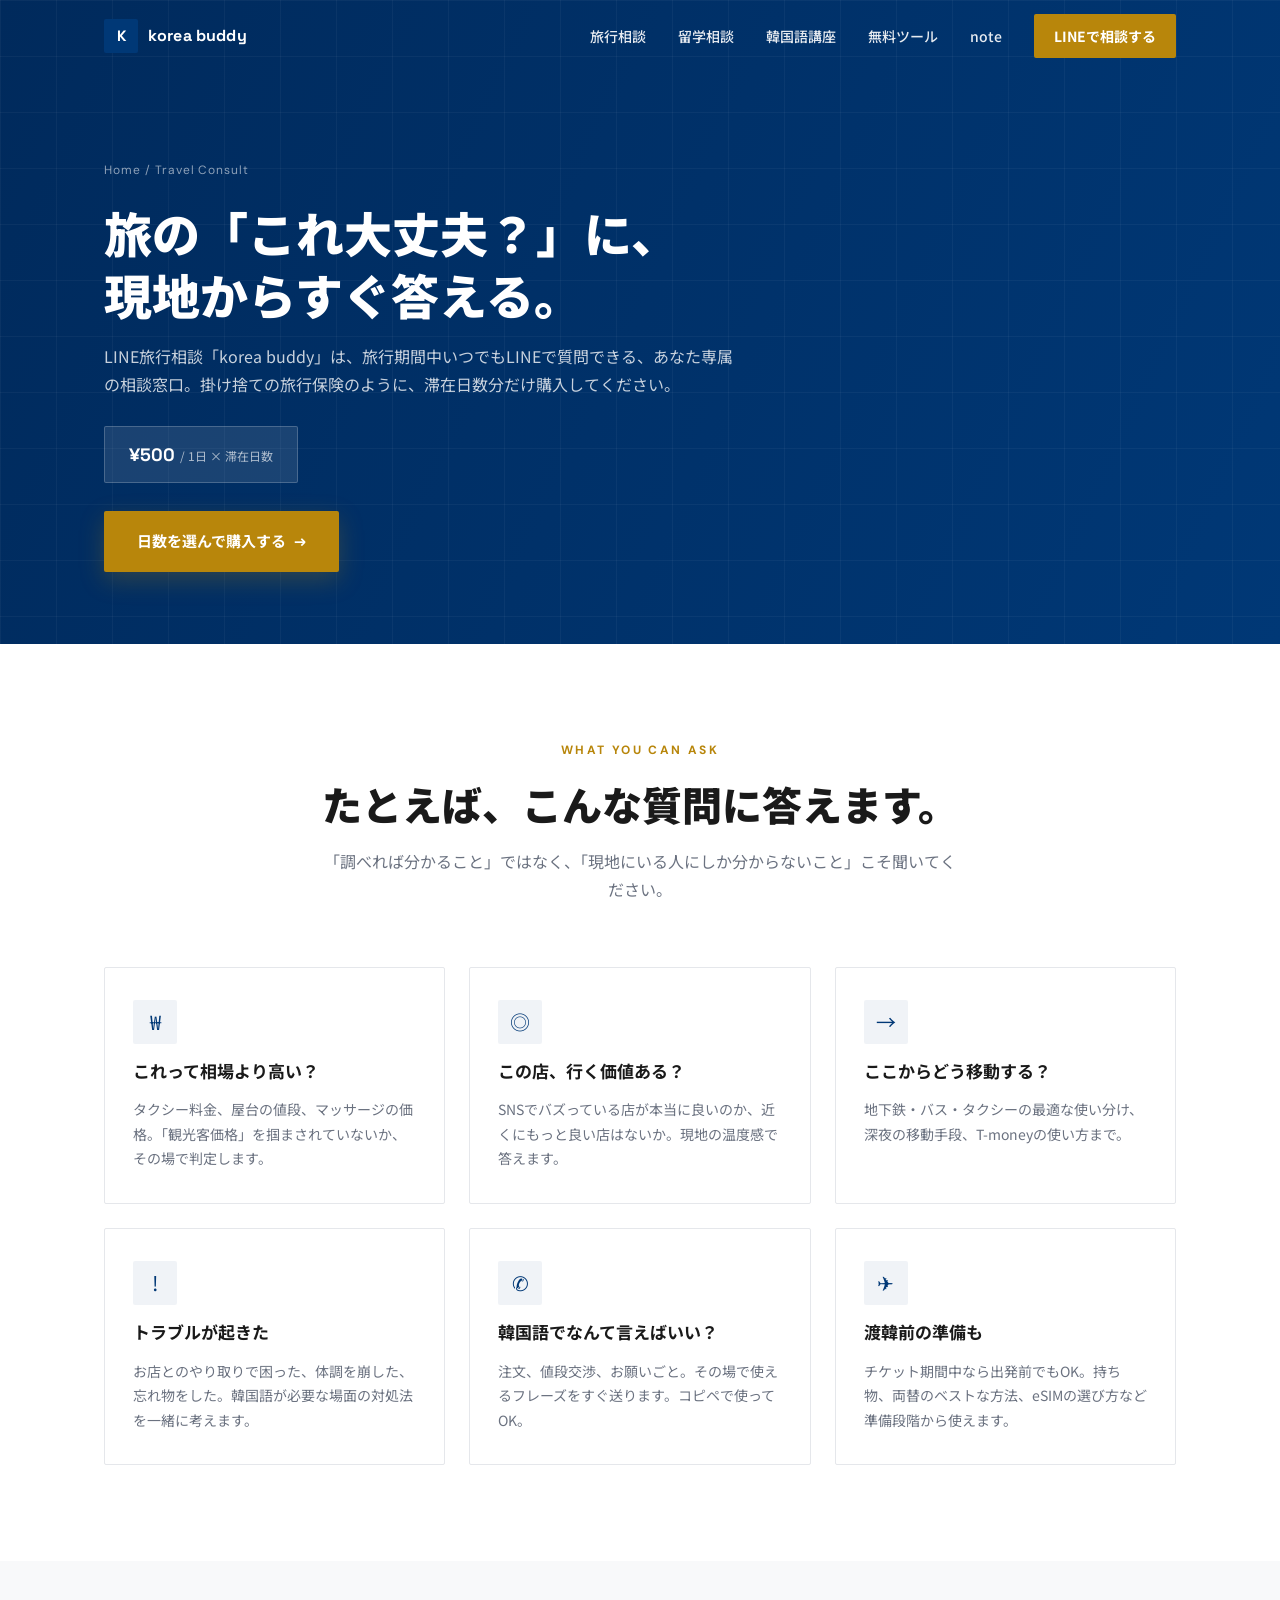
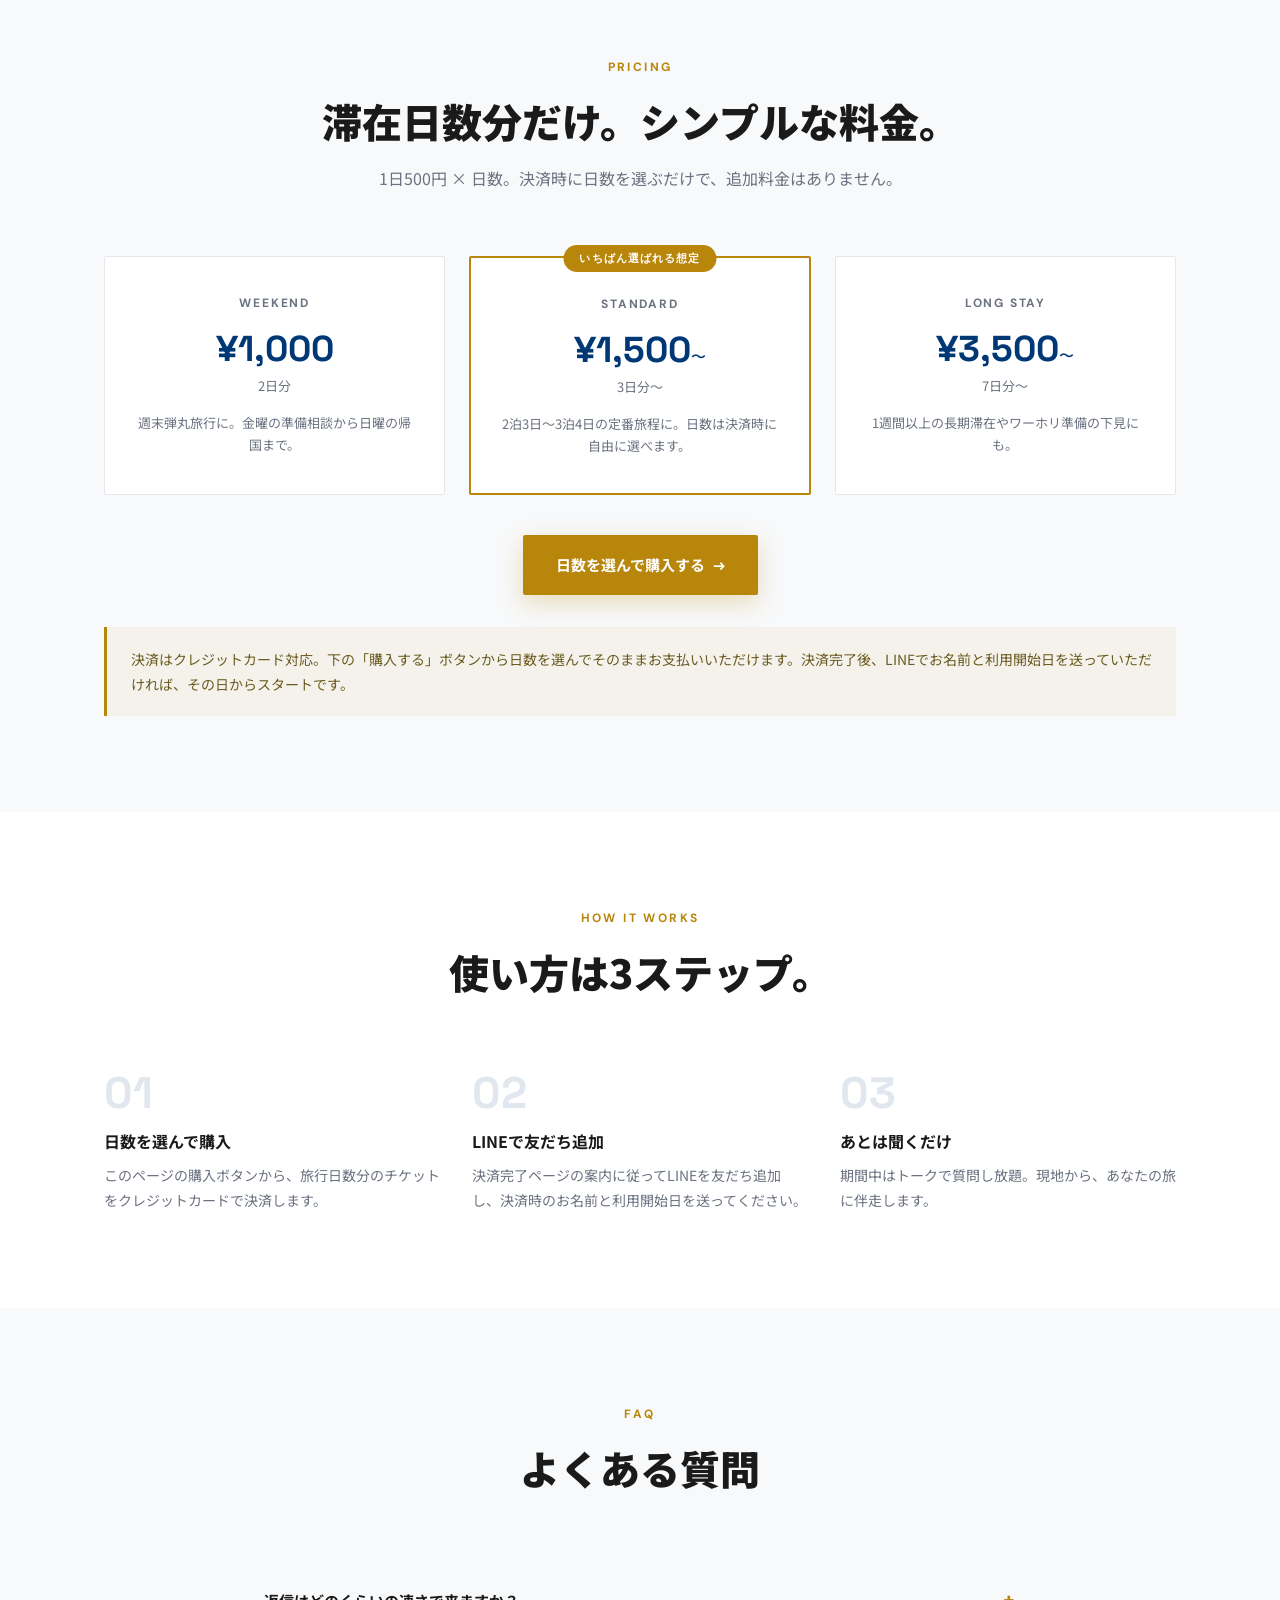
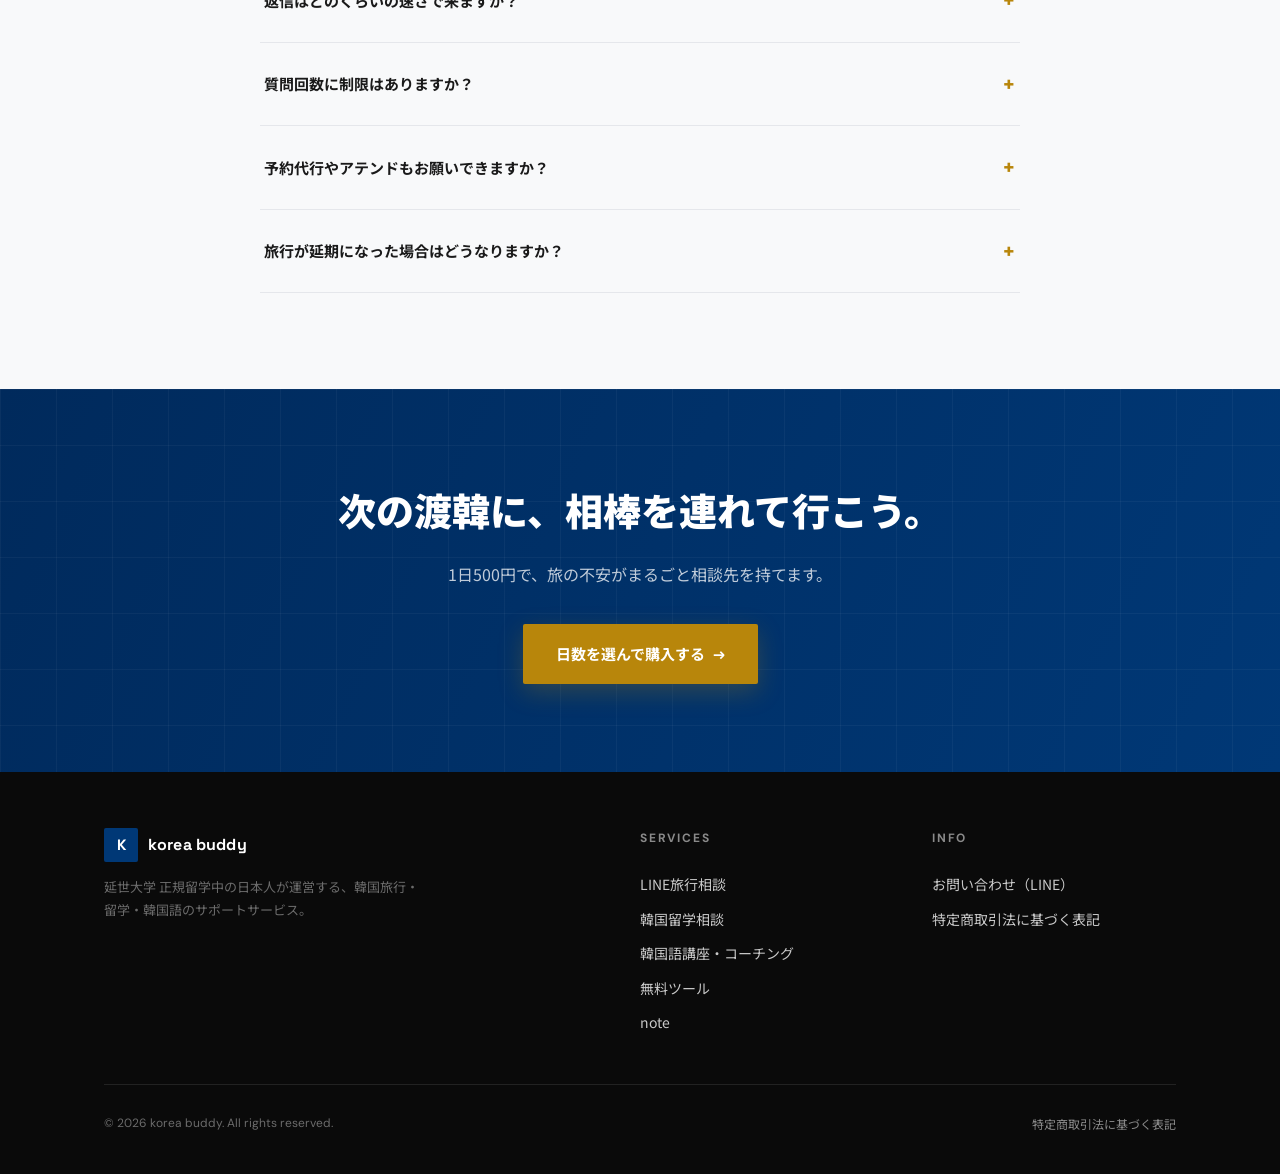
<file: travel.html>
<!DOCTYPE html>
<html lang="ja">
<head>
<meta charset="UTF-8">
<meta name="viewport" content="width=device-width, initial-scale=1.0">
<title>LINE旅行相談 | korea buddy</title>
<meta name="description" content="旅行期間中、LINEで何でも聞ける「旅の保険」。1日500円、滞在日数分のチケットを選ぶだけ。現地在住の日本人がぼったくり回避からトラブル対応まで伴走します。">
<link rel="preconnect" href="https://fonts.googleapis.com">
<link rel="preconnect" href="https://fonts.gstatic.com" crossorigin>
<link href="https://fonts.googleapis.com/css2?family=Noto+Sans+JP:wght@400;500;700;900&family=Space+Grotesk:wght@500;700&family=DM+Sans:wght@400;500;700&display=swap" rel="stylesheet">
<link rel="stylesheet" href="style.css">
</head>
<body>

<nav class="nav top-transparent">
  <div class="container nav-inner">
    <a href="index.html" class="nav-logo">
      <span class="mark">K</span>
      <span class="name">korea buddy</span>
    </a>
    <div class="nav-links">
      <a href="travel.html">旅行相談</a>
      <a href="ryugaku.html">留学相談</a>
      <a href="korean.html">韓国語講座</a>
      <a href="tools.html">無料ツール</a>
      <a href="https://note.com/korea_buddy_jp" target="_blank" rel="noopener">note</a>
      <a href="https://lin.ee/tk860H2" class="nav-cta">LINEで相談する</a>
    </div>
    <button class="nav-toggle" aria-label="メニュー" aria-expanded="false">
      <span></span><span></span><span></span>
    </button>
  </div>
  <div class="nav-mobile">
    <a href="travel.html">旅行相談</a>
    <a href="ryugaku.html">留学相談</a>
    <a href="korean.html">韓国語講座</a>
    <a href="tools.html">無料ツール</a>
    <a href="https://note.com/korea_buddy_jp" target="_blank" rel="noopener">note</a>
    <a href="https://lin.ee/tk860H2" class="nav-cta">LINEで相談する</a>
  </div>
</nav>

<header class="page-hero">
  <div class="container">
    <span class="crumb"><a href="index.html">Home</a> / Travel Consult</span>
    <h1>旅の「これ大丈夫？」に、<br>現地からすぐ答える。</h1>
    <p>LINE旅行相談「korea buddy」は、旅行期間中いつでもLINEで質問できる、あなた専属の相談窓口。掛け捨ての旅行保険のように、滞在日数分だけ購入してください。</p>
    <span class="price-inline">¥500 <small>/ 1日 × 滞在日数</small></span>
    <div style="margin-top:28px;">
      <a href="https://buy.stripe.com/XXXX_TRAVEL" class="btn btn-gold">日数を選んで購入する <span class="arrow">→</span></a>
    </div>
  </div>
</header>

<section class="section">
  <div class="container">
    <div class="section-head center reveal">
      <span class="eyebrow">What you can ask</span>
      <h2 class="section-title">たとえば、こんな質問に答えます。</h2>
      <p class="section-sub">「調べれば分かること」ではなく、「現地にいる人にしか分からないこと」こそ聞いてください。</p>
    </div>
    <div class="tools-grid reveal">
      <div class="tool-card">
        <div class="tool-icon">₩</div>
        <h3>これって相場より高い？</h3>
        <p>タクシー料金、屋台の値段、マッサージの価格。「観光客価格」を掴まされていないか、その場で判定します。</p>
      </div>
      <div class="tool-card">
        <div class="tool-icon">◎</div>
        <h3>この店、行く価値ある？</h3>
        <p>SNSでバズっている店が本当に良いのか、近くにもっと良い店はないか。現地の温度感で答えます。</p>
      </div>
      <div class="tool-card">
        <div class="tool-icon">→</div>
        <h3>ここからどう移動する？</h3>
        <p>地下鉄・バス・タクシーの最適な使い分け、深夜の移動手段、T-moneyの使い方まで。</p>
      </div>
      <div class="tool-card">
        <div class="tool-icon">!</div>
        <h3>トラブルが起きた</h3>
        <p>お店とのやり取りで困った、体調を崩した、忘れ物をした。韓国語が必要な場面の対処法を一緒に考えます。</p>
      </div>
      <div class="tool-card">
        <div class="tool-icon">✆</div>
        <h3>韓国語でなんて言えばいい？</h3>
        <p>注文、値段交渉、お願いごと。その場で使えるフレーズをすぐ送ります。コピペで使ってOK。</p>
      </div>
      <div class="tool-card">
        <div class="tool-icon">✈</div>
        <h3>渡韓前の準備も</h3>
        <p>チケット期間中なら出発前でもOK。持ち物、両替のベストな方法、eSIMの選び方など準備段階から使えます。</p>
      </div>
    </div>
  </div>
</section>

<section class="section alt">
  <div class="container">
    <div class="section-head center reveal">
      <span class="eyebrow">Pricing</span>
      <h2 class="section-title">滞在日数分だけ。シンプルな料金。</h2>
      <p class="section-sub">1日500円 × 日数。決済時に日数を選ぶだけで、追加料金はありません。</p>
    </div>
    <div class="price-tiles reveal">
      <div class="price-tile">
        <div class="plan">Weekend</div>
        <div class="amount">¥1,000</div>
        <div class="per">2日分</div>
        <p class="note">週末弾丸旅行に。金曜の準備相談から日曜の帰国まで。</p>
      </div>
      <div class="price-tile featured">
        <div class="rec">いちばん選ばれる想定</div>
        <div class="plan">Standard</div>
        <div class="amount">¥1,500<small>〜</small></div>
        <div class="per">3日分〜</div>
        <p class="note">2泊3日〜3泊4日の定番旅程に。日数は決済時に自由に選べます。</p>
      </div>
      <div class="price-tile">
        <div class="plan">Long stay</div>
        <div class="amount">¥3,500<small>〜</small></div>
        <div class="per">7日分〜</div>
        <p class="note">1週間以上の長期滞在やワーホリ準備の下見にも。</p>
      </div>
    </div>
    <div class="center reveal" style="margin-top:40px;">
      <a href="https://buy.stripe.com/XXXX_TRAVEL" class="btn btn-gold">日数を選んで購入する <span class="arrow">→</span></a>
    </div>
    <div class="notice reveal">
      決済はクレジットカード対応。下の「購入する」ボタンから日数を選んでそのままお支払いいただけます。決済完了後、LINEでお名前と利用開始日を送っていただければ、その日からスタートです。
    </div>
  </div>
</section>

<section class="section">
  <div class="container">
    <div class="section-head center reveal">
      <span class="eyebrow">How it works</span>
      <h2 class="section-title">使い方は3ステップ。</h2>
    </div>
    <div class="steps reveal">
      <div class="step">
        <h4>日数を選んで購入</h4>
        <p>このページの購入ボタンから、旅行日数分のチケットをクレジットカードで決済します。</p>
      </div>
      <div class="step">
        <h4>LINEで友だち追加</h4>
        <p>決済完了ページの案内に従ってLINEを友だち追加し、決済時のお名前と利用開始日を送ってください。</p>
      </div>
      <div class="step">
        <h4>あとは聞くだけ</h4>
        <p>期間中はトークで質問し放題。現地から、あなたの旅に伴走します。</p>
      </div>
    </div>
  </div>
</section>

<section class="section alt">
  <div class="container">
    <div class="section-head center reveal">
      <span class="eyebrow">FAQ</span>
      <h2 class="section-title">よくある質問</h2>
    </div>
    <div class="faq reveal">
      <details class="faq-item">
        <summary>返信はどのくらいの速さで来ますか？</summary>
        <div class="faq-a">できる限り早い返信を心がけていますが、授業や就寝時間（日本と時差はほぼありません）と重なる場合はお時間をいただくことがあります。緊急性の高い質問はその旨を書いていただけると優先します。</div>
      </details>
      <details class="faq-item">
        <summary>質問回数に制限はありますか？</summary>
        <div class="faq-a">期間中の質問回数に制限はありません。気になったことは遠慮なく聞いてください。</div>
      </details>
      <details class="faq-item">
        <summary>予約代行やアテンドもお願いできますか？</summary>
        <div class="faq-a">本サービスはLINE上での相談・情報提供が範囲です。予約の代行や現地同行は含まれませんが、予約方法のご案内や韓国語フレーズの提供はできます。</div>
      </details>
      <details class="faq-item">
        <summary>旅行が延期になった場合はどうなりますか？</summary>
        <div class="faq-a">利用開始前であれば、開始日の変更に対応します。LINEでご相談ください。</div>
      </details>
    </div>
  </div>
</section>

<section class="cta-band">
  <div class="container">
    <h2 class="reveal">次の渡韓に、相棒を連れて行こう。</h2>
    <p class="reveal">1日500円で、旅の不安がまるごと相談先を持てます。</p>
    <a href="https://buy.stripe.com/XXXX_TRAVEL" class="btn btn-gold reveal">日数を選んで購入する <span class="arrow">→</span></a>
  </div>
</section>

<footer>
  <div class="container">
    <div class="footer-grid">
      <div class="footer-brand">
        <a href="index.html" class="nav-logo">
          <span class="mark">K</span>
          <span class="name">korea buddy</span>
        </a>
        <p>延世大学 正規留学中の日本人が運営する、韓国旅行・留学・韓国語のサポートサービス。</p>
      </div>
      <div class="footer-col">
        <h4>Services</h4>
        <a href="travel.html">LINE旅行相談</a>
        <a href="ryugaku.html">韓国留学相談</a>
        <a href="korean.html">韓国語講座・コーチング</a>
        <a href="tools.html">無料ツール</a>
        <a href="https://note.com/korea_buddy_jp" target="_blank" rel="noopener">note</a>
      </div>
      <div class="footer-col">
        <h4>Info</h4>
        <a href="https://lin.ee/tk860H2">お問い合わせ（LINE）</a>
        <a href="tokushoho.html">特定商取引法に基づく表記</a>
      </div>
    </div>
    <div class="footer-bottom">
      <p>© 2026 korea buddy. All rights reserved.</p>
      <a href="tokushoho.html">特定商取引法に基づく表記</a>
    </div>
  </div>
</footer>

<script src="script.js"></script>
</body>
</html>
</file>
<file: style.css>
/* korea buddy — shared styles
   Palette: Yonsei blue #003876 / gold #B8860B / ink #1a1a1a / gray #6B7280 / bg #F8F9FA */

:root{
  --blue:#003876;
  --blue-dark:#002a5c;
  --gold:#B8860B;
  --gold-dark:#9a7209;
  --ink:#1a1a1a;
  --gray:#6B7280;
  --gray-light:#9CA3AF;
  --bg:#F8F9FA;
  --line:#E5E7EB;
  --white:#ffffff;
}

*{box-sizing:border-box;margin:0;padding:0;}
html{scroll-behavior:smooth;}
body{
  font-family:'Noto Sans JP',sans-serif;
  color:var(--ink);
  background:var(--white);
  line-height:1.75;
  -webkit-font-smoothing:antialiased;
}
img{max-width:100%;display:block;}
a{color:inherit;text-decoration:none;}
ul{list-style:none;}

.container{max-width:1120px;margin:0 auto;padding:0 24px;}

.eyebrow{
  font-family:'DM Sans',sans-serif;
  font-size:12px;
  font-weight:700;
  letter-spacing:0.2em;
  text-transform:uppercase;
  color:var(--gold);
  display:block;
  margin-bottom:16px;
}
.section-title{
  font-size:clamp(28px,4vw,40px);
  font-weight:900;
  line-height:1.35;
  color:var(--ink);
  margin-bottom:16px;
}
.section-sub{
  color:var(--gray);
  max-width:640px;
}
.center{text-align:center;}
.center .section-sub{margin:0 auto;}

/* ── Buttons ── */
.btn{
  display:inline-flex;
  align-items:center;
  gap:8px;
  font-size:15px;
  font-weight:700;
  padding:16px 32px;
  border-radius:2px;
  border:1px solid transparent;
  cursor:pointer;
  transition:background .2s,color .2s,border-color .2s,box-shadow .2s;
}
.btn-gold{
  background:var(--gold);
  color:var(--white);
  box-shadow:0 8px 24px rgba(184,134,11,.25);
}
.btn-gold:hover{background:var(--gold-dark);box-shadow:0 10px 28px rgba(184,134,11,.35);}
.btn-blue{
  background:var(--blue);
  color:var(--white);
}
.btn-blue:hover{background:var(--blue-dark);}
.btn-outline{
  border-color:rgba(255,255,255,.35);
  color:var(--white);
}
.btn-outline:hover{background:rgba(255,255,255,.1);}
.btn-outline-dark{
  border-color:var(--line);
  color:var(--ink);
}
.btn-outline-dark:hover{border-color:var(--blue);color:var(--blue);}
.btn .arrow{font-family:'Space Grotesk',sans-serif;}

/* ── Navigation ── */
.nav{
  position:fixed;top:0;left:0;right:0;z-index:100;
  transition:background .3s,box-shadow .3s;
}
.nav.scrolled{
  background:rgba(255,255,255,.96);
  backdrop-filter:blur(10px);
  box-shadow:0 1px 0 var(--line);
}
.nav-inner{
  display:flex;align-items:center;justify-content:space-between;
  height:72px;
}
.nav-logo{display:flex;align-items:center;gap:10px;}
.nav-logo .mark{
  width:34px;height:34px;background:var(--blue);border-radius:2px;
  display:flex;align-items:center;justify-content:center;
  color:var(--white);font-family:'Space Grotesk',sans-serif;font-weight:700;font-size:15px;
}
.nav-logo .name{
  font-family:'Space Grotesk',sans-serif;
  font-weight:700;font-size:16px;letter-spacing:.01em;
  color:var(--white);
  transition:color .3s;
}
.nav.scrolled .nav-logo .name,
.nav.solid .nav-logo .name{color:var(--blue);}
.nav.solid{background:var(--white);box-shadow:0 1px 0 var(--line);}
.nav-links{display:flex;align-items:center;gap:32px;}
.nav-links a{
  font-size:14px;font-weight:500;
  color:rgba(255,255,255,.9);
  transition:color .2s;
}
.nav.scrolled .nav-links a,
.nav.solid .nav-links a{color:var(--gray);}
.nav-links a:hover{color:var(--gold);}
.nav-links .nav-cta{
  background:var(--blue);color:var(--white);
  padding:10px 20px;border-radius:2px;font-weight:700;
}
.nav-links .nav-cta:hover{background:var(--blue-dark);color:var(--white);}
.nav.top-transparent:not(.scrolled) .nav-cta{background:var(--gold);}
.nav.top-transparent:not(.scrolled) .nav-cta:hover{background:var(--gold-dark);}
.nav-toggle{
  display:none;background:none;border:none;cursor:pointer;
  width:40px;height:40px;position:relative;
}
.nav-toggle span{
  position:absolute;left:8px;right:8px;height:2px;
  background:var(--white);transition:all .25s;
}
.nav.scrolled .nav-toggle span,.nav.solid .nav-toggle span{background:var(--ink);}
.nav-toggle span:nth-child(1){top:13px;}
.nav-toggle span:nth-child(2){top:19px;}
.nav-toggle span:nth-child(3){top:25px;}
.nav-toggle.open span:nth-child(1){top:19px;transform:rotate(45deg);}
.nav-toggle.open span:nth-child(2){opacity:0;}
.nav-toggle.open span:nth-child(3){top:19px;transform:rotate(-45deg);}
.nav-mobile{
  display:none;
  background:var(--white);
  border-top:1px solid var(--line);
  box-shadow:0 12px 24px rgba(0,0,0,.08);
  padding:16px 24px 24px;
}
.nav-mobile.open{display:block;}
.nav-mobile a{
  display:block;padding:12px 0;font-weight:500;color:var(--ink);
  border-bottom:1px solid var(--bg);
}
.nav-mobile .nav-cta{
  margin-top:16px;background:var(--blue);color:var(--white);
  text-align:center;padding:14px;border-radius:2px;border-bottom:none;font-weight:700;
}

/* ── Hero (home) ── */
.hero{
  min-height:100vh;
  display:flex;align-items:center;
  position:relative;
  background:linear-gradient(115deg,var(--blue-dark) 0%,var(--blue) 55%,#0a4a94 100%);
  overflow:hidden;
}
.hero::before{
  content:'';
  position:absolute;inset:0;
  background-image:linear-gradient(rgba(255,255,255,.045) 1px,transparent 1px),
                   linear-gradient(90deg,rgba(255,255,255,.045) 1px,transparent 1px);
  background-size:56px 56px;
}
.hero::after{
  content:'';
  position:absolute;
  right:-160px;top:-160px;
  width:520px;height:520px;border-radius:50%;
  background:radial-gradient(circle,rgba(184,134,11,.22),transparent 65%);
}
.hero-inner{position:relative;z-index:1;padding:140px 0 100px;max-width:760px;}
.hero-badge{
  display:inline-flex;align-items:center;gap:8px;
  padding:8px 18px;
  background:rgba(255,255,255,.1);
  border:1px solid rgba(255,255,255,.2);
  border-radius:100px;
  color:rgba(255,255,255,.9);
  font-family:'DM Sans',sans-serif;
  font-size:12px;font-weight:500;letter-spacing:.05em;
  margin-bottom:32px;
}
.hero-badge .dot{width:6px;height:6px;border-radius:50%;background:var(--gold);}
.hero h1{
  font-size:clamp(36px,6vw,64px);
  font-weight:900;
  line-height:1.25;
  color:var(--white);
  letter-spacing:-.01em;
  margin-bottom:24px;
}
.hero h1 .gold{color:var(--gold);}
.hero p{
  color:rgba(255,255,255,.8);
  font-size:clamp(15px,1.6vw,18px);
  max-width:600px;
  margin-bottom:40px;
}
.hero-ctas{display:flex;gap:16px;flex-wrap:wrap;}
.scroll-hint{
  position:absolute;bottom:32px;left:50%;transform:translateX(-50%);
  width:24px;height:40px;border:2px solid rgba(255,255,255,.3);border-radius:100px;
  display:flex;justify-content:center;padding-top:8px;
}
.scroll-hint::after{
  content:'';width:5px;height:11px;border-radius:100px;background:rgba(255,255,255,.6);
  animation:scrollhint 2s infinite;
}
@keyframes scrollhint{0%,100%{transform:translateY(0);}50%{transform:translateY(7px);}}

/* ── Stats band ── */
.stats{background:var(--blue);padding:56px 0 64px;}
.stats-grid{
  display:grid;grid-template-columns:repeat(4,1fr);gap:40px;
}
.stat{text-align:center;}
.stat .icon{color:var(--gold);font-size:20px;margin-bottom:10px;}
.stat .num{
  font-family:'Space Grotesk',sans-serif;
  font-size:clamp(30px,4vw,46px);font-weight:700;color:var(--white);
  line-height:1.2;
}
.stat .label{
  font-family:'DM Sans',sans-serif;
  font-size:12px;font-weight:500;letter-spacing:.12em;text-transform:uppercase;
  color:rgba(255,255,255,.6);
  margin-top:6px;
}

/* ── Sections ── */
.section{padding:96px 0;}
.section.alt{background:var(--bg);}
.section-head{margin-bottom:64px;}

/* ── Service rows (home) ── */
.service-row{
  display:grid;grid-template-columns:1fr 1fr;gap:64px;align-items:center;
  padding:56px 0;
}
.service-row + .service-row{border-top:1px solid var(--line);}
.service-row.flip .service-visual{order:-1;}
.service-num{
  display:flex;align-items:center;gap:12px;margin-bottom:16px;
}
.service-num .icon-box{
  width:40px;height:40px;border-radius:2px;
  background:rgba(0,56,118,.06);
  display:flex;align-items:center;justify-content:center;
  color:var(--blue);font-size:18px;
}
.service-num .tag{
  font-family:'DM Sans',sans-serif;
  font-size:12px;font-weight:700;letter-spacing:.15em;text-transform:uppercase;
  color:var(--blue);
}
.service-row.gold-accent .service-num .icon-box{background:rgba(184,134,11,.08);color:var(--gold);}
.service-row.gold-accent .service-num .tag{color:var(--gold);}
.service-row h3{font-size:clamp(22px,2.6vw,30px);font-weight:700;margin-bottom:14px;}
.service-row .desc{color:var(--gray);margin-bottom:22px;}
.service-row .features{margin-bottom:26px;}
.service-row .features li{
  display:flex;gap:10px;align-items:flex-start;
  font-size:14px;color:#4B5563;
  padding:5px 0;
}
.service-row .features .check{color:var(--gold);font-weight:700;flex-shrink:0;}
.service-price-row{display:flex;align-items:center;gap:20px;flex-wrap:wrap;}
.service-price{
  font-family:'Space Grotesk',sans-serif;
  font-size:19px;font-weight:700;color:var(--blue);
}
.service-price small{font-family:'Noto Sans JP',sans-serif;font-size:12px;font-weight:500;color:var(--gray);}
.service-visual{
  aspect-ratio:4/3;border-radius:2px;position:relative;overflow:hidden;
  display:flex;align-items:center;justify-content:center;
}
.service-visual .accent-bar{
  position:absolute;left:0;top:0;bottom:0;width:4px;background:var(--blue);z-index:2;
}
.service-visual.v-blue{background:linear-gradient(135deg,var(--blue),var(--blue-dark));}
.service-visual.v-gold{background:linear-gradient(135deg,#8a650a,var(--gold));}
.service-visual.v-light{background:linear-gradient(135deg,#eef2f7,#dde6f0);}
.visual-grid{
  display:grid;grid-template-columns:1fr 1fr;gap:14px;padding:40px;width:100%;max-width:400px;
}
.visual-grid .cell{
  background:rgba(255,255,255,.1);
  border:1px solid rgba(255,255,255,.14);
  border-radius:2px;padding:18px 12px;text-align:center;
  color:rgba(255,255,255,.85);font-size:12px;font-weight:500;
}
.visual-grid .cell .big{
  display:block;font-family:'Space Grotesk',sans-serif;
  font-size:22px;font-weight:700;color:var(--white);margin-bottom:4px;
}
.visual-grid .cell .ic{display:block;font-size:20px;color:var(--gold);margin-bottom:6px;}
.v-light .visual-grid .cell{
  background:var(--white);border-color:var(--line);color:var(--gray);
  box-shadow:0 2px 8px rgba(0,56,118,.06);
}
.v-light .visual-grid .cell .big{color:var(--blue);}

/* ── Price tiles (detail pages) ── */
.price-tiles{display:grid;grid-template-columns:repeat(auto-fit,minmax(220px,1fr));gap:24px;}
.price-tile{
  background:var(--white);
  border:1px solid var(--line);
  border-radius:2px;
  padding:36px 28px;
  text-align:center;
  position:relative;
}
.price-tile.featured{border-color:var(--gold);border-width:2px;}
.price-tile .rec{
  position:absolute;top:-13px;left:50%;transform:translateX(-50%);
  background:var(--gold);color:var(--white);
  font-family:'DM Sans',sans-serif;font-size:11px;font-weight:700;letter-spacing:.1em;
  padding:4px 16px;border-radius:100px;white-space:nowrap;
}
.price-tile .plan{
  font-family:'DM Sans',sans-serif;font-size:12px;font-weight:700;
  letter-spacing:.15em;text-transform:uppercase;color:var(--gray);margin-bottom:14px;
}
.price-tile .amount{
  font-family:'Space Grotesk',sans-serif;font-size:36px;font-weight:700;color:var(--blue);
  line-height:1.2;
}
.price-tile .amount small{font-size:15px;font-weight:500;}
.price-tile .per{font-size:13px;color:var(--gray);margin-top:4px;margin-bottom:14px;}
.price-tile .note{font-size:13px;color:var(--gray);line-height:1.7;}

/* ── Steps ── */
.steps{display:grid;grid-template-columns:repeat(auto-fit,minmax(200px,1fr));gap:32px;counter-reset:step;}
.step{position:relative;padding-top:8px;}
.step::before{
  counter-increment:step;
  content:"0" counter(step);
  font-family:'Space Grotesk',sans-serif;
  font-size:44px;font-weight:700;color:rgba(0,56,118,.12);
  display:block;line-height:1;margin-bottom:12px;
}
.step h4{font-size:16px;font-weight:700;margin-bottom:8px;}
.step p{font-size:14px;color:var(--gray);}

/* ── FAQ ── */
.faq{max-width:760px;margin:0 auto;}
.faq-item{border-bottom:1px solid var(--line);}
.faq-item summary{
  cursor:pointer;list-style:none;
  display:flex;justify-content:space-between;align-items:center;gap:16px;
  padding:22px 4px;font-weight:700;font-size:15px;
}
.faq-item summary::-webkit-details-marker{display:none;}
.faq-item summary::after{
  content:'+';font-family:'Space Grotesk',sans-serif;font-size:22px;color:var(--gold);
  transition:transform .2s;flex-shrink:0;
}
.faq-item[open] summary::after{transform:rotate(45deg);}
.faq-item .faq-a{padding:0 4px 24px;color:var(--gray);font-size:14px;}

/* ── Profile ── */
.profile-grid{display:grid;grid-template-columns:2fr 3fr;gap:64px;align-items:start;}
.profile-photo{
  aspect-ratio:3/4;border-radius:2px;position:relative;
  background:linear-gradient(160deg,var(--blue) 0%,var(--blue-dark) 100%);
  display:flex;align-items:center;justify-content:center;
  color:rgba(255,255,255,.35);
  font-family:'Space Grotesk',sans-serif;font-size:14px;letter-spacing:.1em;
}
.profile-photo .name-plate{
  position:absolute;bottom:-16px;right:-16px;
  background:var(--blue);color:var(--white);
  font-family:'DM Sans',sans-serif;font-size:12px;font-weight:700;letter-spacing:.12em;text-transform:uppercase;
  padding:12px 24px;border-radius:2px;
}
.profile-points{margin-top:36px;display:flex;flex-direction:column;gap:24px;}
.profile-point{display:flex;gap:16px;}
.profile-point .icon-box{
  width:48px;height:48px;flex-shrink:0;border-radius:2px;
  background:rgba(0,56,118,.06);color:var(--blue);
  display:flex;align-items:center;justify-content:center;font-size:20px;
}
.profile-point h4{font-size:15px;font-weight:700;margin-bottom:4px;}
.profile-point p{font-size:14px;color:var(--gray);}

/* ── CTA band ── */
.cta-band{
  background:linear-gradient(115deg,var(--blue-dark),var(--blue));
  padding:88px 0;text-align:center;position:relative;overflow:hidden;
}
.cta-band::before{
  content:'';position:absolute;inset:0;
  background-image:linear-gradient(rgba(255,255,255,.04) 1px,transparent 1px),
                   linear-gradient(90deg,rgba(255,255,255,.04) 1px,transparent 1px);
  background-size:56px 56px;
}
.cta-band .container{position:relative;z-index:1;}
.cta-band h2{color:var(--white);font-size:clamp(26px,3.4vw,38px);font-weight:900;margin-bottom:16px;}
.cta-band p{color:rgba(255,255,255,.75);max-width:560px;margin:0 auto 36px;}

/* ── Page hero (subpages) ── */
.page-hero{
  background:linear-gradient(115deg,var(--blue-dark),var(--blue));
  padding:160px 0 72px;position:relative;overflow:hidden;
}
.page-hero::before{
  content:'';position:absolute;inset:0;
  background-image:linear-gradient(rgba(255,255,255,.04) 1px,transparent 1px),
                   linear-gradient(90deg,rgba(255,255,255,.04) 1px,transparent 1px);
  background-size:56px 56px;
}
.page-hero .container{position:relative;z-index:1;}
.page-hero .crumb{
  font-family:'DM Sans',sans-serif;font-size:12px;letter-spacing:.08em;
  color:rgba(255,255,255,.55);margin-bottom:20px;display:block;
}
.page-hero .crumb a:hover{color:var(--gold);}
.page-hero h1{
  color:var(--white);font-size:clamp(30px,4.4vw,48px);font-weight:900;line-height:1.3;
  margin-bottom:16px;
}
.page-hero p{color:rgba(255,255,255,.78);max-width:640px;}
.page-hero .price-inline{
  display:inline-block;margin-top:28px;
  background:rgba(255,255,255,.1);border:1px solid rgba(255,255,255,.2);
  border-radius:2px;padding:12px 24px;
  color:var(--white);
  font-family:'Space Grotesk',sans-serif;font-weight:700;font-size:18px;
}
.page-hero .price-inline small{
  font-family:'Noto Sans JP',sans-serif;font-size:12px;font-weight:400;color:rgba(255,255,255,.65);
}

/* ── Tools grid ── */
.tools-grid{display:grid;grid-template-columns:repeat(auto-fit,minmax(280px,1fr));gap:24px;}
.tool-card{
  background:var(--white);border:1px solid var(--line);border-radius:2px;
  padding:32px 28px;display:flex;flex-direction:column;gap:12px;
  transition:border-color .2s,box-shadow .2s;
}
.tool-card:hover{border-color:var(--blue);box-shadow:0 8px 24px rgba(0,56,118,.08);}
.tool-card .tool-icon{
  width:44px;height:44px;border-radius:2px;
  background:rgba(0,56,118,.06);color:var(--blue);
  display:flex;align-items:center;justify-content:center;font-size:20px;
}
.tool-card h3{font-size:17px;font-weight:700;}
.tool-card p{font-size:14px;color:var(--gray);flex-grow:1;}
.tool-card .status{
  font-family:'DM Sans',sans-serif;font-size:11px;font-weight:700;letter-spacing:.1em;text-transform:uppercase;
  align-self:flex-start;padding:4px 12px;border-radius:100px;
}
.tool-card .status.live{background:rgba(184,134,11,.1);color:var(--gold);}
.tool-card .status.soon{background:var(--bg);color:var(--gray-light);}

/* ── Tools toolbar (search + filter) ── */
.tools-toolbar{
  display:flex;gap:16px;align-items:center;flex-wrap:wrap;
  margin-bottom:36px;
}
.tools-search{flex:1;min-width:240px;}
.tools-search input{
  width:100%;
  font-family:'Noto Sans JP',sans-serif;
  font-size:15px;
  padding:14px 18px;
  border:1px solid var(--line);
  border-radius:2px;
  background:var(--white);
  color:var(--ink);
  transition:border-color .2s,box-shadow .2s;
}
.tools-search input:focus{
  outline:none;border-color:var(--blue);
  box-shadow:0 0 0 3px rgba(0,56,118,.1);
}
.tools-filters{display:flex;gap:8px;flex-wrap:wrap;}
.filter-chip{
  font-family:'Noto Sans JP',sans-serif;
  font-size:13px;font-weight:500;
  padding:9px 18px;
  border:1px solid var(--line);
  border-radius:100px;
  background:var(--white);
  color:var(--gray);
  cursor:pointer;
  transition:all .2s;
}
.filter-chip:hover{border-color:var(--blue);color:var(--blue);}
.filter-chip.active{
  background:var(--blue);border-color:var(--blue);color:var(--white);
}
.tool-card-top{display:flex;justify-content:space-between;align-items:flex-start;}
.badge-new{
  font-family:'DM Sans',sans-serif;font-size:10px;font-weight:700;letter-spacing:.12em;
  background:var(--gold);color:var(--white);
  padding:4px 10px;border-radius:100px;
}
.tool-card-bottom{
  display:flex;justify-content:space-between;align-items:center;gap:12px;
  margin-top:4px;
}
.tool-cat{
  font-size:12px;color:var(--gray-light);
  font-family:'DM Sans',sans-serif;letter-spacing:.05em;
}
.tool-card.linked{cursor:pointer;}
.tool-card.linked:hover .status.live{background:var(--gold);color:var(--white);}
.tools-empty{
  text-align:center;color:var(--gray);padding:48px 0;font-size:14px;
}

/* ── Comparison / info table ── */
.info-table{width:100%;border-collapse:collapse;font-size:14px;}
.info-table th,.info-table td{
  padding:18px 20px;text-align:left;vertical-align:top;
  border-bottom:1px solid var(--line);
}
.info-table th{
  width:32%;background:var(--bg);font-weight:700;color:var(--ink);white-space:nowrap;
}
.info-table td{color:#4B5563;}

/* ── Notice ── */
.notice{
  background:rgba(184,134,11,.06);
  border-left:3px solid var(--gold);
  padding:20px 24px;font-size:14px;color:#6B5B21;
  margin-top:32px;
}

/* ── Footer ── */
footer{background:#0a0a0a;padding:56px 0 40px;color:var(--white);}
.footer-grid{
  display:grid;grid-template-columns:2fr 1fr 1fr;gap:48px;margin-bottom:44px;
}
.footer-brand .nav-logo .name{color:var(--white);}
.footer-brand p{color:#6b6b6b;font-size:13px;margin-top:14px;max-width:320px;}
.footer-col h4{
  font-family:'DM Sans',sans-serif;font-size:12px;font-weight:700;
  letter-spacing:.15em;text-transform:uppercase;color:#8a8a8a;margin-bottom:18px;
}
.footer-col a{display:block;font-size:14px;color:#c9c9c9;padding:5px 0;transition:color .2s;}
.footer-col a:hover{color:var(--gold);}
.footer-bottom{
  border-top:1px solid #222;padding-top:28px;
  display:flex;justify-content:space-between;align-items:center;gap:16px;flex-wrap:wrap;
}
.footer-bottom p{color:#6b6b6b;font-size:12px;font-family:'DM Sans',sans-serif;}
.footer-bottom a{color:#8a8a8a;font-size:12px;}
.footer-bottom a:hover{color:var(--gold);}

/* ── Reveal animation ── */
.reveal{opacity:0;transform:translateY(24px);transition:opacity .7s ease,transform .7s ease;}
.reveal.visible{opacity:1;transform:none;}
@media (prefers-reduced-motion:reduce){
  html{scroll-behavior:auto;}
  .reveal{opacity:1;transform:none;transition:none;}
  .scroll-hint::after{animation:none;}
}

/* ── Legal page ── */
.legal-body{max-width:820px;margin:0 auto;}
.legal-body .lead{color:var(--gray);font-size:14px;margin-bottom:40px;}

/* ── Responsive ── */
@media (max-width:900px){
  .service-row{grid-template-columns:1fr;gap:32px;padding:48px 0;}
  .service-row.flip .service-visual{order:0;}
  .profile-grid{grid-template-columns:1fr;gap:48px;}
  .footer-grid{grid-template-columns:1fr 1fr;}
}
@media (max-width:768px){
  .nav-links{display:none;}
  .nav-toggle{display:block;}
  .stats-grid{grid-template-columns:repeat(2,1fr);gap:32px 16px;}
  .section{padding:64px 0;}
  .section-head{margin-bottom:44px;}
  .hero-inner{padding:120px 0 80px;}
  .page-hero{padding:130px 0 56px;}
  .info-table th{width:auto;display:block;border-bottom:none;padding-bottom:4px;background:transparent;padding-left:0;font-size:13px;color:var(--gray);}
  .info-table td{display:block;padding-top:4px;padding-left:0;padding-right:0;}
  .footer-grid{grid-template-columns:1fr;gap:32px;}
  .service-visual{aspect-ratio:16/10;}
  .visual-grid{padding:24px;gap:10px;}
  .visual-grid .cell{padding:14px 10px;font-size:11px;}
  .visual-grid .cell .big{font-size:18px;}
  .profile-photo .name-plate{right:0;bottom:-12px;}
}

@media (max-width:480px){
  .container{padding:0 20px;}
  .section{padding:52px 0;}
  .hero-inner{padding:110px 0 72px;}
  .hero h1{font-size:32px;}
  .hero p{font-size:14px;}
  .hero-ctas{flex-direction:column;}
  .hero-ctas .btn,.cta-band .btn{width:100%;justify-content:center;}
  .btn{padding:15px 24px;font-size:14px;}
  .stats{padding:44px 0 48px;}
  .stats-grid{gap:24px 12px;}
  .stat .num{font-size:24px;}
  .stat .label{font-size:10px;letter-spacing:.08em;}
  .page-hero h1{font-size:27px;}
  .page-hero .price-inline{font-size:16px;padding:10px 18px;}
  .service-row{padding:40px 0;gap:24px;}
  .service-price-row{flex-direction:column;align-items:flex-start;gap:14px;}
  .service-price-row .btn{width:100%;justify-content:center;}
  .price-tiles{grid-template-columns:1fr;}
  .steps{grid-template-columns:1fr;gap:24px;}
  .step::before{font-size:34px;margin-bottom:8px;}
  .tools-toolbar{flex-direction:column;align-items:stretch;}
  .tools-grid{grid-template-columns:1fr;}
  .faq-item summary{font-size:14px;padding:18px 0;}
  .cta-band{padding:64px 0;}
  .footer-bottom{flex-direction:column;align-items:flex-start;}
}
</file>
